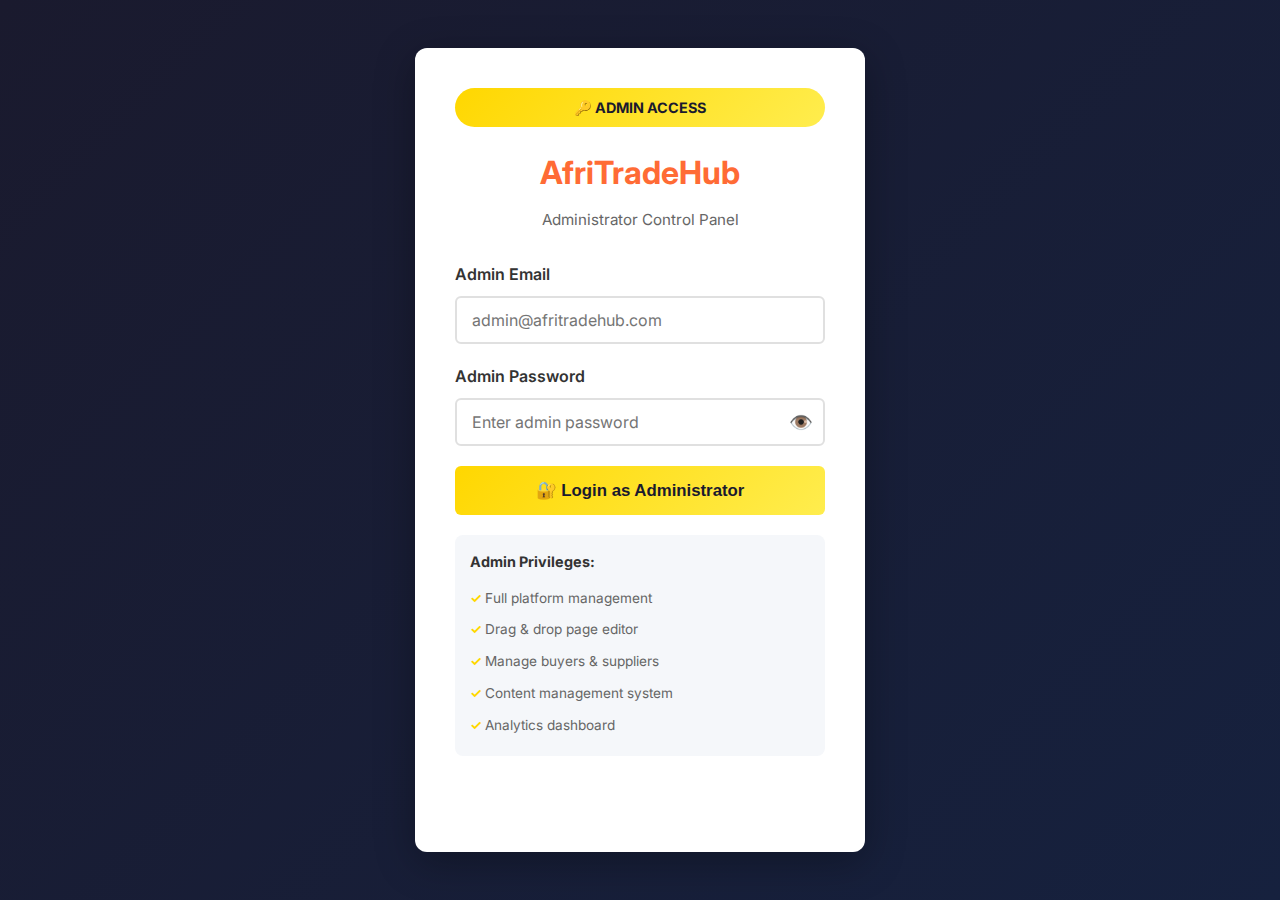
<file: admin-dashboard.html>
<!DOCTYPE html>
<html lang="en">
<head>
    <meta charset="UTF-8">
    <meta name="viewport" content="width=device-width, initial-scale=1.0">
    <title>Admin Dashboard - AfriTradeHub</title>
    <link rel="stylesheet" href="styles.css">
    <link href="https://fonts.googleapis.com/css2?family=Inter:wght@300;400;500;600;700;800&display=swap" rel="stylesheet">
    <style>
        * { margin: 0; padding: 0; box-sizing: border-box; }
        
        .admin-container {
            display: flex;
            min-height: 100vh;
            background: #f5f7fa;
        }
        
        /* Sidebar */
        .admin-sidebar {
            width: 280px;
            background: #1a1a2e;
            color: white;
            position: fixed;
            height: 100vh;
            overflow-y: auto;
        }
        
        .admin-logo {
            padding: 25px 20px;
            border-bottom: 1px solid rgba(255,255,255,0.1);
        }
        
        .admin-logo h2 {
            color: #ffd700;
            font-size: 1.3rem;
        }
        
        .admin-logo p {
            font-size: 0.8rem;
            color: #999;
            margin-top: 5px;
        }
        
        .admin-nav {
            padding: 20px 0;
        }
        
        .admin-nav-item {
            padding: 15px 20px;
            cursor: pointer;
            transition: all 0.3s;
            border-left: 3px solid transparent;
            display: flex;
            align-items: center;
            gap: 12px;
        }
        
        .admin-nav-item:hover,
        .admin-nav-item.active {
            background: rgba(255,215,0,0.1);
            border-left-color: #ffd700;
        }
        
        .admin-nav-item .icon {
            font-size: 1.3rem;
        }
        
        /* Main Content */
        .admin-main {
            margin-left: 280px;
            flex: 1;
            padding: 0;
        }
        
        .admin-header {
            background: white;
            padding: 20px 30px;
            box-shadow: 0 2px 8px rgba(0,0,0,0.1);
            display: flex;
            justify-content: space-between;
            align-items: center;
        }
        
        .admin-header h1 {
            color: #333;
            font-size: 1.8rem;
        }
        
        .admin-user {
            display: flex;
            align-items: center;
            gap: 15px;
        }
        
        .admin-avatar {
            width: 45px;
            height: 45px;
            border-radius: 50%;
            background: linear-gradient(135deg, #ffd700 0%, #ffed4e 100%);
            display: flex;
            align-items: center;
            justify-content: center;
            font-weight: 700;
            color: #1a1a2e;
        }
        
        .btn-logout {
            padding: 10px 20px;
            background: #ff6b35;
            color: white;
            border: none;
            border-radius: 6px;
            cursor: pointer;
            font-weight: 600;
        }
        
        .admin-content {
            padding: 30px;
        }
        
        /* Dashboard Cards */
        .stats-grid {
            display: grid;
            grid-template-columns: repeat(auto-fit, minmax(250px, 1fr));
            gap: 20px;
            margin-bottom: 30px;
        }
        
        .stat-card {
            background: white;
            padding: 25px;
            border-radius: 12px;
            box-shadow: 0 2px 8px rgba(0,0,0,0.1);
            border-left: 4px solid;
        }
        
        .stat-card.blue { border-left-color: #667eea; }
        .stat-card.green { border-left-color: #28a745; }
        .stat-card.orange { border-left-color: #ff6b35; }
        .stat-card.purple { border-left-color: #764ba2; }
        
        .stat-card .icon {
            font-size: 2.5rem;
            margin-bottom: 10px;
        }
        
        .stat-card .value {
            font-size: 2rem;
            font-weight: 700;
            color: #333;
        }
        
        .stat-card .label {
            color: #666;
            font-size: 0.95rem;
        }
        
        /* Quick Actions */
        .quick-actions {
            display: grid;
            grid-template-columns: repeat(auto-fit, minmax(200px, 1fr));
            gap: 15px;
            margin-bottom: 30px;
        }
        
        .action-btn {
            padding: 20px;
            background: white;
            border: 2px solid #e0e0e0;
            border-radius: 10px;
            cursor: pointer;
            transition: all 0.3s;
            text-align: center;
        }
        
        .action-btn:hover {
            border-color: #ff6b35;
            transform: translateY(-3px);
            box-shadow: 0 6px 20px rgba(0,0,0,0.1);
        }
        
        .action-btn .icon {
            font-size: 2.5rem;
            margin-bottom: 10px;
        }
        
        .action-btn h3 {
            font-size: 1rem;
            color: #333;
        }
        
        /* Content Sections */
        .content-section {
            display: none;
        }
        
        .content-section.active {
            display: block;
        }
        
        .section-header {
            background: white;
            padding: 20px;
            border-radius: 10px;
            margin-bottom: 20px;
            display: flex;
            justify-content: space-between;
            align-items: center;
        }
        
        .btn-primary {
            padding: 12px 24px;
            background: #ff6b35;
            color: white;
            border: none;
            border-radius: 6px;
            cursor: pointer;
            font-weight: 600;
        }
        
        .btn-secondary {
            padding: 12px 24px;
            background: #667eea;
            color: white;
            border: none;
            border-radius: 6px;
            cursor: pointer;
            font-weight: 600;
        }
        
        /* Tables */
        .data-table {
            background: white;
            border-radius: 10px;
            overflow: hidden;
        }
        
        table {
            width: 100%;
            border-collapse: collapse;
        }
        
        thead {
            background: #f5f7fa;
        }
        
        th, td {
            padding: 15px;
            text-align: left;
            border-bottom: 1px solid #e0e0e0;
        }
        
        th {
            font-weight: 600;
            color: #333;
        }
        
        tbody tr:hover {
            background: #f5f7fa;
        }
        
        .status-badge {
            padding: 5px 12px;
            border-radius: 12px;
            font-size: 0.85rem;
            font-weight: 600;
        }
        
        .status-active {
            background: #d4edda;
            color: #155724;
        }
        
        .status-pending {
            background: #fff3cd;
            color: #856404;
        }
        
        .table-actions {
            display: flex;
            gap: 10px;
        }
        
        .btn-edit, .btn-delete, .btn-view {
            padding: 5px 12px;
            border: none;
            border-radius: 4px;
            cursor: pointer;
            font-size: 0.85rem;
        }
        
        .btn-edit {
            background: #667eea;
            color: white;
        }
        
        .btn-view {
            background: #28a745;
            color: white;
        }
        
        .btn-delete {
            background: #dc3545;
            color: white;
        }
        
        /* Drag and Drop Editor */
        .editor-container {
            background: white;
            border-radius: 10px;
            padding: 20px;
            min-height: 500px;
        }
        
        .editor-toolbar {
            background: #f5f7fa;
            padding: 15px;
            border-radius: 8px;
            margin-bottom: 20px;
            display: flex;
            gap: 10px;
            flex-wrap: wrap;
        }
        
        .editor-tool {
            padding: 10px 15px;
            background: white;
            border: 2px dashed #ccc;
            border-radius: 6px;
            cursor: move;
            font-size: 0.9rem;
        }
        
        .editor-tool:hover {
            border-color: #ff6b35;
            background: #fff5f2;
        }
        
        .drop-zone {
            min-height: 400px;
            border: 2px dashed #ccc;
            border-radius: 8px;
            padding: 20px;
        }
        
        .drop-zone.drag-over {
            border-color: #ff6b35;
            background: #fff5f2;
        }
        
        .dropped-element {
            padding: 15px;
            margin: 10px 0;
            background: white;
            border: 1px solid #e0e0e0;
            border-radius: 6px;
            cursor: move;
            position: relative;
        }
        
        .dropped-element:hover {
            border-color: #ff6b35;
        }
        
        .element-controls {
            position: absolute;
            top: 10px;
            right: 10px;
            display: flex;
            gap: 5px;
        }
        
        .element-controls button {
            padding: 5px 10px;
            background: #ff6b35;
            color: white;
            border: none;
            border-radius: 4px;
            cursor: pointer;
            font-size: 0.8rem;
        }
    </style>
</head>
<body>
    <div class="admin-container">
        <!-- Sidebar -->
        <div class="admin-sidebar">
            <div class="admin-logo">
                <h2>🔑 Admin Panel</h2>
                <p>AfriTradeHub</p>
            </div>
            
            <div class="admin-nav">
                <div class="admin-nav-item active" onclick="showSection('dashboard')">
                    <span class="icon">📊</span>
                    <span>Dashboard</span>
                </div>
                <div class="admin-nav-item" onclick="showSection('buyers')">
                    <span class="icon">🛒</span>
                    <span>Buyers Management</span>
                </div>
                <div class="admin-nav-item" onclick="showSection('suppliers')">
                    <span class="icon">🏭</span>
                    <span>Suppliers Management</span>
                </div>
                <div class="admin-nav-item" onclick="showSection('products')">
                    <span class="icon">📦</span>
                    <span>Products Management</span>
                </div>
                <div class="admin-nav-item" onclick="showSection('editor')">
                    <span class="icon">✏️</span>
                    <span>Page Editor (Drag & Drop)</span>
                </div>
                <div class="admin-nav-item" onclick="showSection('analytics')">
                    <span class="icon">📈</span>
                    <span>Analytics</span>
                </div>
                <div class="admin-nav-item" onclick="showSection('settings')">
                    <span class="icon">⚙️</span>
                    <span>Settings</span>
                </div>
            </div>
        </div>
        
        <!-- Main Content -->
        <div class="admin-main">
            <div class="admin-header">
                <h1 id="pageTitle">Dashboard Overview</h1>
                <div class="admin-user">
                    <div>
                        <div style="font-weight: 600;">Administrator</div>
                        <div style="font-size: 0.85rem; color: #666;" id="adminEmail">admin@afritradehub.com</div>
                    </div>
                    <div class="admin-avatar">A</div>
                    <button class="btn-logout" onclick="logout()">Logout</button>
                </div>
            </div>
            
            <div class="admin-content">
                <!-- Dashboard Section -->
                <div id="dashboard" class="content-section active">
                    <div class="stats-grid">
                        <div class="stat-card blue">
                            <div class="icon">👥</div>
                            <div class="value">1,234</div>
                            <div class="label">Total Users</div>
                        </div>
                        <div class="stat-card green">
                            <div class="icon">🏭</div>
                            <div class="value">567</div>
                            <div class="label">Active Suppliers</div>
                        </div>
                        <div class="stat-card orange">
                            <div class="icon">📦</div>
                            <div class="value">8,901</div>
                            <div class="label">Total Products</div>
                        </div>
                        <div class="stat-card purple">
                            <div class="icon">💰</div>
                            <div class="value">$2.5M</div>
                            <div class="label">Revenue (MTD)</div>
                        </div>
                    </div>
                    
                    <h2 style="margin-bottom: 15px;">Quick Actions</h2>
                    <div class="quick-actions">
                        <div class="action-btn" onclick="showSection('buyers')">
                            <div class="icon">🛒</div>
                            <h3>Manage Buyers</h3>
                        </div>
                        <div class="action-btn" onclick="showSection('suppliers')">
                            <div class="icon">🏭</div>
                            <h3>Manage Suppliers</h3>
                        </div>
                        <div class="action-btn" onclick="showSection('products')">
                            <div class="icon">📦</div>
                            <h3>Manage Products</h3>
                        </div>
                        <div class="action-btn" onclick="showSection('editor')">
                            <div class="icon">✏️</div>
                            <h3>Page Editor</h3>
                        </div>
                        <div class="action-btn" onclick="window.open('index.html', '_blank')">
                            <div class="icon">🌐</div>
                            <h3>View Website</h3>
                        </div>
                    </div>
                </div>
                
                <!-- Buyers Management Section -->
                <div id="buyers" class="content-section">
                    <div class="section-header">
                        <h2>Buyers Management</h2>
                        <button class="btn-primary" onclick="alert('Add New Buyer - Feature coming soon!')">+ Add New Buyer</button>
                    </div>
                    
                    <div class="data-table">
                        <table>
                            <thead>
                                <tr>
                                    <th>ID</th>
                                    <th>Name</th>
                                    <th>Company</th>
                                    <th>Email</th>
                                    <th>Status</th>
                                    <th>Actions</th>
                                </tr>
                            </thead>
                            <tbody>
                                <tr>
                                    <td>#001</td>
                                    <td>John Doe</td>
                                    <td>ABC Trading Ltd</td>
                                    <td>john@abctrading.com</td>
                                    <td><span class="status-badge status-active">Active</span></td>
                                    <td class="table-actions">
                                        <button class="btn-view" onclick="alert('View buyer details')">View</button>
                                        <button class="btn-edit" onclick="alert('Edit buyer')">Edit</button>
                                        <button class="btn-delete" onclick="confirm('Delete this buyer?')">Delete</button>
                                    </td>
                                </tr>
                                <tr>
                                    <td>#002</td>
                                    <td>Jane Smith</td>
                                    <td>Global Imports Co</td>
                                    <td>jane@globalimports.com</td>
                                    <td><span class="status-badge status-active">Active</span></td>
                                    <td class="table-actions">
                                        <button class="btn-view" onclick="alert('View buyer details')">View</button>
                                        <button class="btn-edit" onclick="alert('Edit buyer')">Edit</button>
                                        <button class="btn-delete" onclick="confirm('Delete this buyer?')">Delete</button>
                                    </td>
                                </tr>
                            </tbody>
                        </table>
                    </div>
                </div>
                
                <!-- Suppliers Management Section -->
                <div id="suppliers" class="content-section">
                    <div class="section-header">
                        <h2>Suppliers Management</h2>
                        <button class="btn-primary" onclick="alert('Add New Supplier - Feature coming soon!')">+ Add New Supplier</button>
                    </div>
                    
                    <div class="data-table">
                        <table>
                            <thead>
                                <tr>
                                    <th>ID</th>
                                    <th>Company Name</th>
                                    <th>Country</th>
                                    <th>Products</th>
                                    <th>Status</th>
                                    <th>Actions</th>
                                </tr>
                            </thead>
                            <tbody>
                                <tr>
                                    <td>#S001</td>
                                    <td>Nigerian Exports Ltd</td>
                                    <td>🇳🇬 Nigeria</td>
                                    <td>2,345</td>
                                    <td><span class="status-badge status-active">Verified</span></td>
                                    <td class="table-actions">
                                        <button class="btn-view" onclick="window.open('supplier.html', '_blank')">View</button>
                                        <button class="btn-edit" onclick="alert('Edit supplier')">Edit</button>
                                        <button class="btn-delete" onclick="confirm('Delete this supplier?')">Delete</button>
                                    </td>
                                </tr>
                                <tr>
                                    <td>#S002</td>
                                    <td>Ethiopian Coffee Co</td>
                                    <td>🇪🇹 Ethiopia</td>
                                    <td>156</td>
                                    <td><span class="status-badge status-active">Verified</span></td>
                                    <td class="table-actions">
                                        <button class="btn-view" onclick="window.open('supplier.html', '_blank')">View</button>
                                        <button class="btn-edit" onclick="alert('Edit supplier')">Edit</button>
                                        <button class="btn-delete" onclick="confirm('Delete this supplier?')">Delete</button>
                                    </td>
                                </tr>
                                <tr>
                                    <td>#S003</td>
                                    <td>Moroccan Artisans Guild</td>
                                    <td>🇲🇦 Morocco</td>
                                    <td>890</td>
                                    <td><span class="status-badge status-pending">Pending</span></td>
                                    <td class="table-actions">
                                        <button class="btn-view" onclick="window.open('supplier.html', '_blank')">View</button>
                                        <button class="btn-edit" onclick="alert('Edit supplier')">Edit</button>
                                        <button class="btn-delete" onclick="confirm('Delete this supplier?')">Delete</button>
                                    </td>
                                </tr>
                            </tbody>
                        </table>
                    </div>
                </div>
                
                <!-- Products Management Section -->
                <div id="products" class="content-section">
                    <div class="section-header">
                        <h2>Products Management</h2>
                        <button class="btn-primary" onclick="alert('Add New Product - Feature coming soon!')">+ Add New Product</button>
                    </div>
                    
                    <div class="data-table">
                        <table>
                            <thead>
                                <tr>
                                    <th>ID</th>
                                    <th>Product Name</th>
                                    <th>Supplier</th>
                                    <th>Price Range</th>
                                    <th>Status</th>
                                    <th>Actions</th>
                                </tr>
                            </thead>
                            <tbody>
                                <tr>
                                    <td>#P001</td>
                                    <td>Premium Coffee Beans</td>
                                    <td>Kenya Coffee Exports Ltd</td>
                                    <td>$2.50 - $4.00/kg</td>
                                    <td><span class="status-badge status-active">Active</span></td>
                                    <td class="table-actions">
                                        <button class="btn-view" onclick="window.open('product-detail.html', '_blank')">View</button>
                                        <button class="btn-edit" onclick="alert('Edit product')">Edit</button>
                                        <button class="btn-delete" onclick="confirm('Delete this product?')">Delete</button>
                                    </td>
                                </tr>
                                <tr>
                                    <td>#P002</td>
                                    <td>Organic Shea Butter</td>
                                    <td>Ghana Natural Products</td>
                                    <td>$8.00 - $12.00/kg</td>
                                    <td><span class="status-badge status-active">Active</span></td>
                                    <td class="table-actions">
                                        <button class="btn-view" onclick="window.open('product-detail.html', '_blank')">View</button>
                                        <button class="btn-edit" onclick="alert('Edit product')">Edit</button>
                                        <button class="btn-delete" onclick="confirm('Delete this product?')">Delete</button>
                                    </td>
                                </tr>
                            </tbody>
                        </table>
                    </div>
                </div>
                
                <!-- Page Editor Section -->
                <div id="editor" class="content-section">
                    <div class="section-header">
                        <h2>Drag & Drop Page Editor</h2>
                        <div style="display: flex; gap: 10px;">
                            <button class="btn-secondary" onclick="savePageChanges()">💾 Save Changes</button>
                            <button class="btn-primary" onclick="window.open('index.html', '_blank')">🌐 Preview Live</button>
                        </div>
                    </div>
                    
                    <div class="editor-container">
                        <h3 style="margin-bottom: 15px;">Available Components (Drag to add)</h3>
                        <div class="editor-toolbar">
                            <div class="editor-tool" draggable="true" ondragstart="drag(event)" data-type="heading">
                                📝 Heading
                            </div>
                            <div class="editor-tool" draggable="true" ondragstart="drag(event)" data-type="paragraph">
                                📄 Paragraph
                            </div>
                            <div class="editor-tool" draggable="true" ondragstart="drag(event)" data-type="button">
                                🔘 Button
                            </div>
                            <div class="editor-tool" draggable="true" ondragstart="drag(event)" data-type="image">
                                🖼️ Image
                            </div>
                            <div class="editor-tool" draggable="true" ondragstart="drag(event)" data-type="product-card">
                                📦 Product Card
                            </div>
                            <div class="editor-tool" draggable="true" ondragstart="drag(event)" data-type="supplier-card">
                                🏭 Supplier Card
                            </div>
                        </div>
                        
                        <h3 style="margin: 20px 0 10px;">Drop Zone (Build your page here)</h3>
                        <div class="drop-zone" ondrop="drop(event)" ondragover="allowDrop(event)">
                            <p style="text-align: center; color: #999; padding: 40px;">Drag components here to build your page</p>
                        </div>
                    </div>
                </div>
                
                <!-- Analytics Section -->
                <div id="analytics" class="content-section">
                    <div class="section-header">
                        <h2>Analytics & Reports</h2>
                    </div>
                    <div style="background: white; padding: 40px; border-radius: 10px; text-align: center;">
                        <h3 style="margin-bottom: 20px;">📈 Analytics Dashboard</h3>
                        <p style="color: #666; margin-bottom: 20px;">Comprehensive analytics and reporting features coming soon!</p>
                        <div style="display: grid; grid-template-columns: repeat(auto-fit, minmax(200px, 1fr)); gap: 20px; margin-top: 30px;">
                            <div style="padding: 20px; background: #f5f7fa; border-radius: 8px;">
                                <h4>User Growth</h4>
                                <p style="font-size: 2rem; font-weight: 700; color: #667eea;">+23%</p>
                            </div>
                            <div style="padding: 20px; background: #f5f7fa; border-radius: 8px;">
                                <h4>Revenue</h4>
                                <p style="font-size: 2rem; font-weight: 700; color: #28a745;">+45%</p>
                            </div>
                            <div style="padding: 20px; background: #f5f7fa; border-radius: 8px;">
                                <h4>Products</h4>
                                <p style="font-size: 2rem; font-weight: 700; color: #ff6b35;">+67%</p>
                            </div>
                        </div>
                    </div>
                </div>
                
                <!-- Settings Section -->
                <div id="settings" class="content-section">
                    <div class="section-header">
                        <h2>Platform Settings</h2>
                        <button class="btn-primary" onclick="alert('Settings saved!')">💾 Save Settings</button>
                    </div>
                    <div style="background: white; padding: 30px; border-radius: 10px;">
                        <h3 style="margin-bottom: 20px;">General Settings</h3>
                        <div style="display: grid; gap: 20px;">
                            <div>
                                <label style="display: block; margin-bottom: 8px; font-weight: 600;">Platform Name</label>
                                <input type="text" value="AfriTradeHub" style="width: 100%; padding: 12px; border: 1px solid #e0e0e0; border-radius: 6px;">
                            </div>
                            <div>
                                <label style="display: block; margin-bottom: 8px; font-weight: 600;">Contact Email</label>
                                <input type="email" value="contact@afritradehub.com" style="width: 100%; padding: 12px; border: 1px solid #e0e0e0; border-radius: 6px;">
                            </div>
                            <div>
                                <label style="display: block; margin-bottom: 8px; font-weight: 600;">Maintenance Mode</label>
                                <select style="width: 100%; padding: 12px; border: 1px solid #e0e0e0; border-radius: 6px;">
                                    <option>Disabled</option>
                                    <option>Enabled</option>
                                </select>
                            </div>
                        </div>
                    </div>
                </div>
            </div>
        </div>
    </div>
    
    <script>
        // Check admin authentication
        if (localStorage.getItem('isAdmin') !== 'true') {
            window.location.href = 'admin-login.html';
        }
        
        // Load admin email
        const adminEmail = localStorage.getItem('adminEmail') || 'admin@afritradehub.com';
        document.getElementById('adminEmail').textContent = adminEmail;
        
        // Show section
        function showSection(sectionId) {
            // Hide all sections
            document.querySelectorAll('.content-section').forEach(section => {
                section.classList.remove('active');
            });
            
            // Remove active class from nav items
            document.querySelectorAll('.admin-nav-item').forEach(item => {
                item.classList.remove('active');
            });
            
            // Show selected section
            document.getElementById(sectionId).classList.add('active');
            
            // Update nav
            event.currentTarget.classList.add('active');
            
            // Update page title
            const titles = {
                'dashboard': 'Dashboard Overview',
                'buyers': 'Buyers Management',
                'suppliers': 'Suppliers Management',
                'products': 'Products Management',
                'editor': 'Page Editor',
                'analytics': 'Analytics & Reports',
                'settings': 'Platform Settings'
            };
            document.getElementById('pageTitle').textContent = titles[sectionId];
        }
        
        // Logout function
        function logout() {
            if (confirm('Are you sure you want to logout?')) {
                localStorage.removeItem('isAdmin');
                localStorage.removeItem('adminEmail');
                localStorage.removeItem('adminName');
                window.location.href = 'admin-login.html';
            }
        }
        
        // Drag and Drop functionality
        function allowDrop(ev) {
            ev.preventDefault();
            ev.currentTarget.classList.add('drag-over');
        }
        
        function drag(ev) {
            const type = ev.target.getAttribute('data-type');
            ev.dataTransfer.setData('type', type);
        }
        
        function drop(ev) {
            ev.preventDefault();
            ev.currentTarget.classList.remove('drag-over');
            
            const type = ev.dataTransfer.getData('type');
            const dropZone = ev.currentTarget;
            
            // Remove placeholder if exists
            const placeholder = dropZone.querySelector('p');
            if (placeholder) placeholder.remove();
            
            // Create element based on type
            const element = createEditableElement(type);
            dropZone.appendChild(element);
        }
        
        function createEditableElement(type) {
            const div = document.createElement('div');
            div.className = 'dropped-element';
            div.setAttribute('draggable', 'true');
            div.ondragstart = drag;
            
            const controls = document.createElement('div');
            controls.className = 'element-controls';
            controls.innerHTML = `
                <button onclick="editElement(this)">Edit</button>
                <button onclick="this.closest('.dropped-element').remove()">Delete</button>
            `;
            
            let content = '';
            switch(type) {
                case 'heading':
                    content = '<h2 contenteditable="true">Your Heading Here</h2>';
                    break;
                case 'paragraph':
                    content = '<p contenteditable="true">Your paragraph text here. Double-click to edit.</p>';
                    break;
                case 'button':
                    content = '<button class="btn-primary" contenteditable="true">Click Me</button>';
                    break;
                case 'image':
                    content = '<img src="https://via.placeholder.com/400x200/667eea/ffffff?text=Image" style="width: 100%; border-radius: 8px;">';
                    break;
                case 'product-card':
                    content = `
                        <div style="border: 1px solid #e0e0e0; padding: 15px; border-radius: 8px;">
                            <h3 contenteditable="true">Product Name</h3>
                            <p contenteditable="true">Product description here</p>
                            <p style="font-weight: 700; color: #ff6b35;">$99.99</p>
                        </div>
                    `;
                    break;
                case 'supplier-card':
                    content = `
                        <div style="border: 1px solid #e0e0e0; padding: 15px; border-radius: 8px;">
                            <h3 contenteditable="true">Supplier Name</h3>
                            <p contenteditable="true">Company description</p>
                            <p>⭐⭐⭐⭐⭐ (4.8/5)</p>
                        </div>
                    `;
                    break;
            }
            
            div.innerHTML = content;
            div.appendChild(controls);
            
            return div;
        }
        
        function editElement(button) {
            const element = button.closest('.dropped-element');
            const editable = element.querySelector('[contenteditable]');
            if (editable) {
                editable.focus();
                alert('Click on the text to edit it directly!');
            }
        }
        
        function savePageChanges() {
            const dropZone = document.querySelector('.drop-zone');
            const html = dropZone.innerHTML;
            
            // In a real application, this would send to a server
            console.log('Saved HTML:', html);
            alert('✓ Page changes saved!\n\nIn a production environment, these changes would be saved to the database and reflected on the live site.');
        }
        
        console.log('Admin Dashboard loaded successfully!');
    </script>
</body>
</html>
</file>
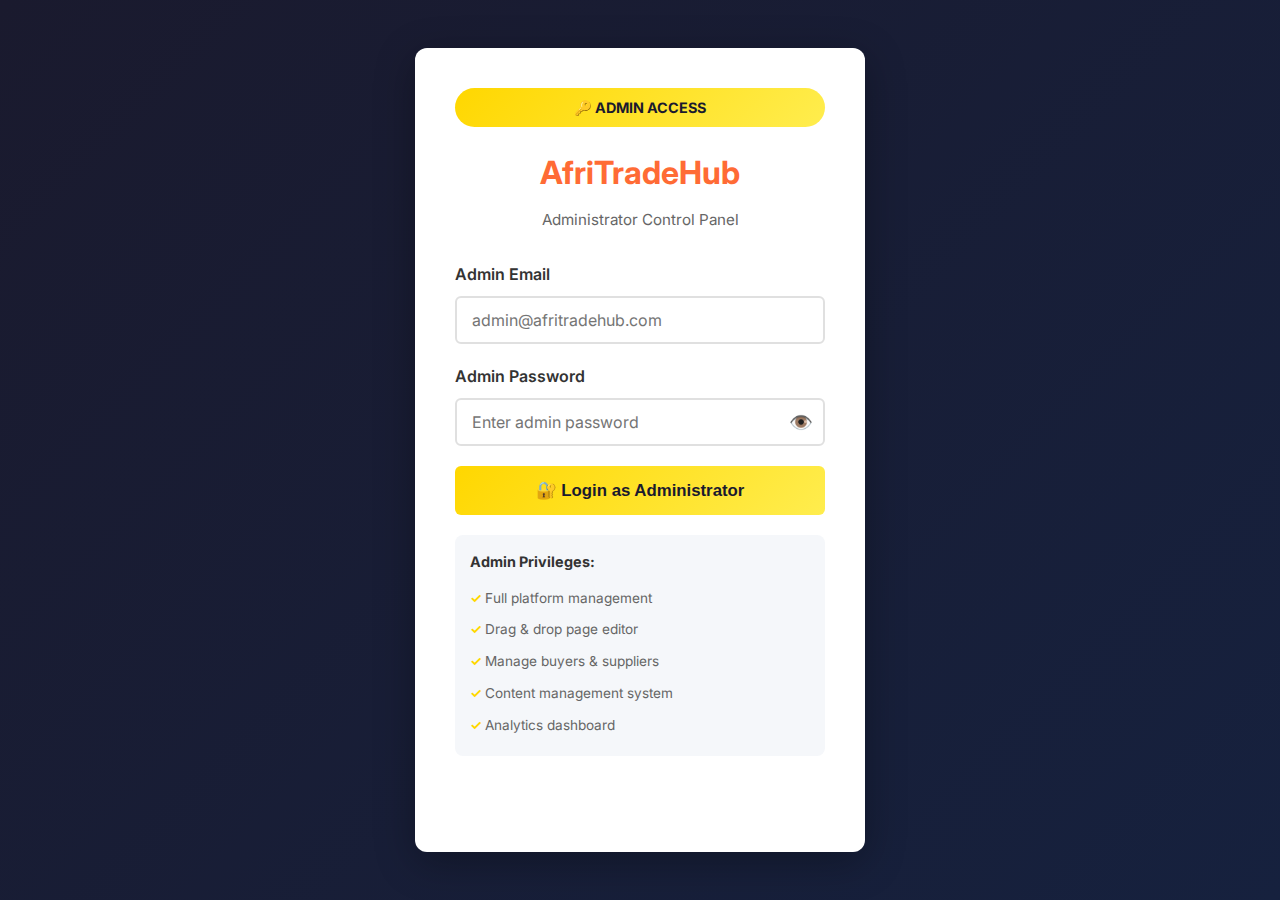
<file: admin-login.html>
<!DOCTYPE html>
<html lang="en">
<head>
    <meta charset="UTF-8">
    <meta name="viewport" content="width=device-width, initial-scale=1.0">
    <title>Admin Login - AfriTradeHub</title>
    <link rel="stylesheet" href="styles.css">
    <link href="https://fonts.googleapis.com/css2?family=Inter:wght@300;400;500;600;700;800&display=swap" rel="stylesheet">
    <style>
        .auth-container {
            min-height: 100vh;
            display: flex;
            align-items: center;
            justify-content: center;
            background: linear-gradient(135deg, #1a1a2e 0%, #16213e 100%);
            padding: 20px;
        }
        .auth-box {
            background: white;
            border-radius: 12px;
            box-shadow: 0 10px 40px rgba(0,0,0,0.3);
            padding: 40px;
            width: 100%;
            max-width: 450px;
        }
        .admin-badge {
            background: linear-gradient(135deg, #ffd700 0%, #ffed4e 100%);
            color: #1a1a2e;
            padding: 8px 20px;
            border-radius: 20px;
            font-weight: 700;
            text-align: center;
            margin-bottom: 20px;
            font-size: 0.9rem;
            display: inline-block;
            width: 100%;
        }
        .auth-header {
            text-align: center;
            margin-bottom: 30px;
        }
        .auth-header h1 {
            color: #ff6b35;
            font-size: 2rem;
            margin-bottom: 10px;
        }
        .auth-header p {
            color: #666;
            font-size: 0.95rem;
        }
        .form-group {
            margin-bottom: 20px;
        }
        .form-group label {
            display: block;
            margin-bottom: 8px;
            font-weight: 600;
            color: #333;
        }
        .form-group input {
            width: 100%;
            padding: 12px 15px;
            border: 2px solid #e0e0e0;
            border-radius: 6px;
            font-size: 1rem;
            transition: border-color 0.3s;
        }
        .form-group input:focus {
            outline: none;
            border-color: #ff6b35;
        }
        .password-toggle {
            position: relative;
        }
        .password-toggle input {
            padding-right: 45px;
        }
        .password-toggle-btn {
            position: absolute;
            right: 12px;
            top: 50%;
            transform: translateY(-50%);
            background: none;
            border: none;
            cursor: pointer;
            color: #666;
            font-size: 1.2rem;
        }
        .btn-admin-login {
            width: 100%;
            padding: 14px;
            background: linear-gradient(135deg, #ffd700 0%, #ffed4e 100%);
            color: #1a1a2e;
            border: none;
            border-radius: 6px;
            font-size: 1.05rem;
            font-weight: 700;
            cursor: pointer;
            transition: all 0.3s;
        }
        .btn-admin-login:hover {
            transform: translateY(-2px);
            box-shadow: 0 5px 15px rgba(255, 215, 0, 0.4);
        }
        .error-message {
            background: #f8d7da;
            border: 1px solid #f5c6cb;
            color: #721c24;
            padding: 12px;
            border-radius: 6px;
            margin-bottom: 20px;
            font-size: 0.9rem;
            display: none;
        }
        .back-home {
            text-align: center;
            margin-top: 20px;
        }
        .back-home a {
            color: white;
            text-decoration: none;
            font-weight: 500;
        }
        .back-home a:hover {
            text-decoration: underline;
        }
        .admin-features {
            background: #f5f7fa;
            padding: 15px;
            border-radius: 8px;
            margin-top: 20px;
        }
        .admin-features h4 {
            margin-bottom: 10px;
            color: #333;
            font-size: 0.9rem;
        }
        .admin-features ul {
            list-style: none;
            padding: 0;
            margin: 0;
        }
        .admin-features li {
            padding: 5px 0;
            color: #666;
            font-size: 0.85rem;
        }
        .admin-features li::before {
            content: "✓ ";
            color: #ffd700;
            font-weight: bold;
        }
    </style>
</head>
<body>
    <div class="auth-container">
        <div class="auth-box">
            <div class="admin-badge">🔑 ADMIN ACCESS</div>
            
            <div class="auth-header">
                <h1>AfriTradeHub</h1>
                <p>Administrator Control Panel</p>
            </div>

            <div id="errorMessage" class="error-message"></div>

            <form id="adminLoginForm">
                <div class="form-group">
                    <label for="adminEmail">Admin Email</label>
                    <input type="email" id="adminEmail" placeholder="admin@afritradehub.com" required>
                </div>

                <div class="form-group">
                    <label for="adminPassword">Admin Password</label>
                    <div class="password-toggle">
                        <input type="password" id="adminPassword" placeholder="Enter admin password" required>
                        <button type="button" class="password-toggle-btn" onclick="togglePassword()">👁️</button>
                    </div>
                </div>

                <button type="submit" class="btn-admin-login">🔐 Login as Administrator</button>
            </form>

            <div class="admin-features">
                <h4>Admin Privileges:</h4>
                <ul>
                    <li>Full platform management</li>
                    <li>Drag & drop page editor</li>
                    <li>Manage buyers & suppliers</li>
                    <li>Content management system</li>
                    <li>Analytics dashboard</li>
                </ul>
            </div>

            <div class="back-home" style="margin-top: 30px;">
                <a href="index.html">← Back to Home</a>
            </div>
        </div>
    </div>

    <script>
        // Toggle password visibility
        function togglePassword() {
            const passwordInput = document.getElementById('adminPassword');
            const toggleBtn = document.querySelector('.password-toggle-btn');
            
            if (passwordInput.type === 'password') {
                passwordInput.type = 'text';
                toggleBtn.textContent = '🙈';
            } else {
                passwordInput.type = 'password';
                toggleBtn.textContent = '👁️';
            }
        }

        // Handle admin login
        document.getElementById('adminLoginForm').addEventListener('submit', function(e) {
            e.preventDefault();
            
            const email = document.getElementById('adminEmail').value;
            const password = document.getElementById('adminPassword').value;
            
            // Hide previous errors
            document.getElementById('errorMessage').style.display = 'none';
            
            // Simple admin authentication (in production, use proper backend authentication)
            // Default credentials: admin@afritradehub.com / Admin@123
            if (email === 'admin@afritradehub.com' && password === 'Admin@123') {
                // Set admin session
                localStorage.setItem('isAdmin', 'true');
                localStorage.setItem('adminEmail', email);
                localStorage.setItem('adminName', 'Administrator');
                localStorage.setItem('isLoggedIn', 'true');
                
                // Show success and redirect
                alert('✓ Admin login successful!\n\nWelcome to the Admin Dashboard');
                window.location.href = 'admin-dashboard.html';
            } else {
                showError('Invalid admin credentials. Please try again.');
            }
        });

        function showError(message) {
            const errorDiv = document.getElementById('errorMessage');
            errorDiv.textContent = '❌ ' + message;
            errorDiv.style.display = 'block';
            
            setTimeout(() => {
                errorDiv.style.display = 'none';
            }, 5000);
        }

        // Show default credentials hint
        window.addEventListener('load', function() {
            setTimeout(() => {
                if (confirm('Demo Mode:\n\nDefault Admin Credentials:\nEmail: admin@afritradehub.com\nPassword: Admin@123\n\nWould you like to auto-fill these credentials?')) {
                    document.getElementById('adminEmail').value = 'admin@afritradehub.com';
                    document.getElementById('adminPassword').value = 'Admin@123';
                }
            }, 1000);
        });
    </script>
</body>
</html>
</file>
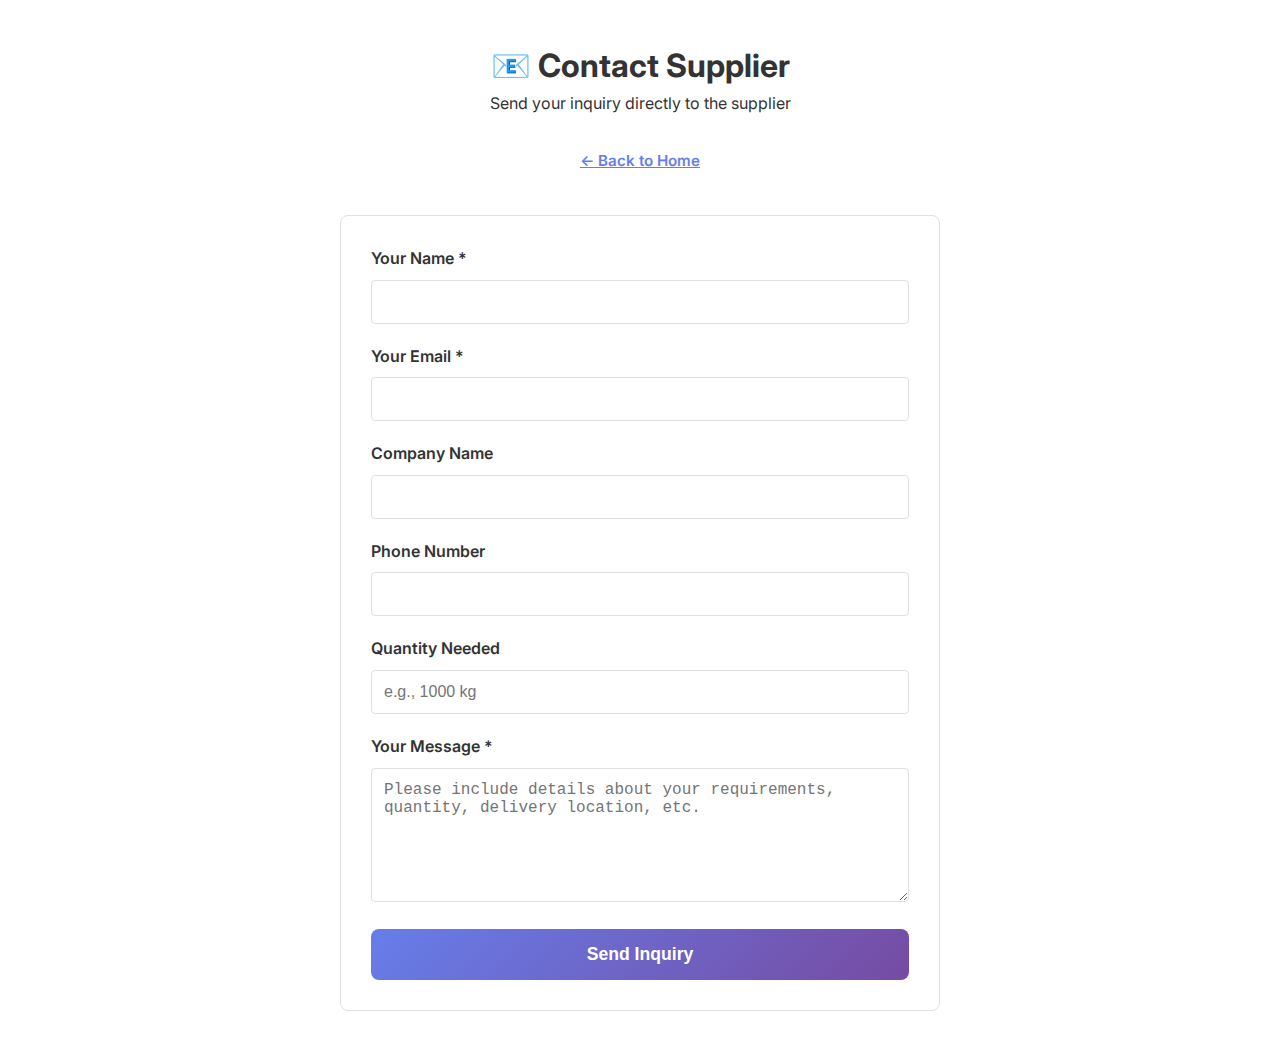
<file: contact.html>
<!DOCTYPE html>
<html lang="en">
<head>
    <meta charset="UTF-8">
    <meta name="viewport" content="width=device-width, initial-scale=1.0">
    <title>Contact Supplier - AfriTradeHub</title>
    <link rel="stylesheet" href="styles.css">
    <link href="https://fonts.googleapis.com/css2?family=Inter:wght@300;400;500;600;700;800&display=swap" rel="stylesheet">
</head>
<body>
    <div class="container" style="padding: 40px 20px;">
        <div style="text-align: center; margin-bottom: 30px;">
            <h1>📧 Contact Supplier</h1>
            <p>Send your inquiry directly to the supplier</p>
            <a href="index.html" class="btn-secondary" style="display: inline-block; margin-top: 20px;">← Back to Home</a>
        </div>
        
        <div style="max-width: 600px; margin: 0 auto; background: white; border: 1px solid #e0e0e0; border-radius: 8px; padding: 30px;">
            <form id="contactForm">
                <div style="margin-bottom: 20px;">
                    <label style="display: block; margin-bottom: 8px; font-weight: 600;">Your Name *</label>
                    <input type="text" id="name" required style="width: 100%; padding: 12px; border: 1px solid #e0e0e0; border-radius: 4px; font-size: 1rem;">
                </div>
                
                <div style="margin-bottom: 20px;">
                    <label style="display: block; margin-bottom: 8px; font-weight: 600;">Your Email *</label>
                    <input type="email" id="email" required style="width: 100%; padding: 12px; border: 1px solid #e0e0e0; border-radius: 4px; font-size: 1rem;">
                </div>
                
                <div style="margin-bottom: 20px;">
                    <label style="display: block; margin-bottom: 8px; font-weight: 600;">Company Name</label>
                    <input type="text" id="company" style="width: 100%; padding: 12px; border: 1px solid #e0e0e0; border-radius: 4px; font-size: 1rem;">
                </div>
                
                <div style="margin-bottom: 20px;">
                    <label style="display: block; margin-bottom: 8px; font-weight: 600;">Phone Number</label>
                    <input type="tel" id="phone" style="width: 100%; padding: 12px; border: 1px solid #e0e0e0; border-radius: 4px; font-size: 1rem;">
                </div>
                
                <div style="margin-bottom: 20px;">
                    <label style="display: block; margin-bottom: 8px; font-weight: 600;">Quantity Needed</label>
                    <input type="text" id="quantity" placeholder="e.g., 1000 kg" style="width: 100%; padding: 12px; border: 1px solid #e0e0e0; border-radius: 4px; font-size: 1rem;">
                </div>
                
                <div style="margin-bottom: 20px;">
                    <label style="display: block; margin-bottom: 8px; font-weight: 600;">Your Message *</label>
                    <textarea id="message" required rows="6" placeholder="Please include details about your requirements, quantity, delivery location, etc." style="width: 100%; padding: 12px; border: 1px solid #e0e0e0; border-radius: 4px; font-size: 1rem; resize: vertical;"></textarea>
                </div>
                
                <button type="submit" class="btn-primary" style="width: 100%; padding: 15px; font-size: 1.1rem;">Send Inquiry</button>
            </form>
            
            <div id="successMessage" style="display: none; margin-top: 20px; padding: 15px; background: #d4edda; border: 1px solid #c3e6cb; border-radius: 4px; color: #155724;">
                ✓ Your inquiry has been sent successfully! The supplier will contact you soon.
            </div>
        </div>
    </div>
    
    <script>
        document.getElementById('contactForm').addEventListener('submit', function(e) {
            e.preventDefault();
            
            // Get form values
            const name = document.getElementById('name').value;
            const email = document.getElementById('email').value;
            const company = document.getElementById('company').value;
            const phone = document.getElementById('phone').value;
            const quantity = document.getElementById('quantity').value;
            const message = document.getElementById('message').value;
            
            // In a real application, this would send data to a server
            console.log('Form submitted:', { name, email, company, phone, quantity, message });
            
            // Show success message
            document.getElementById('successMessage').style.display = 'block';
            this.reset();
            
            // Scroll to success message
            document.getElementById('successMessage').scrollIntoView({ behavior: 'smooth' });
        });
    </script>
</body>
</html>
</file>
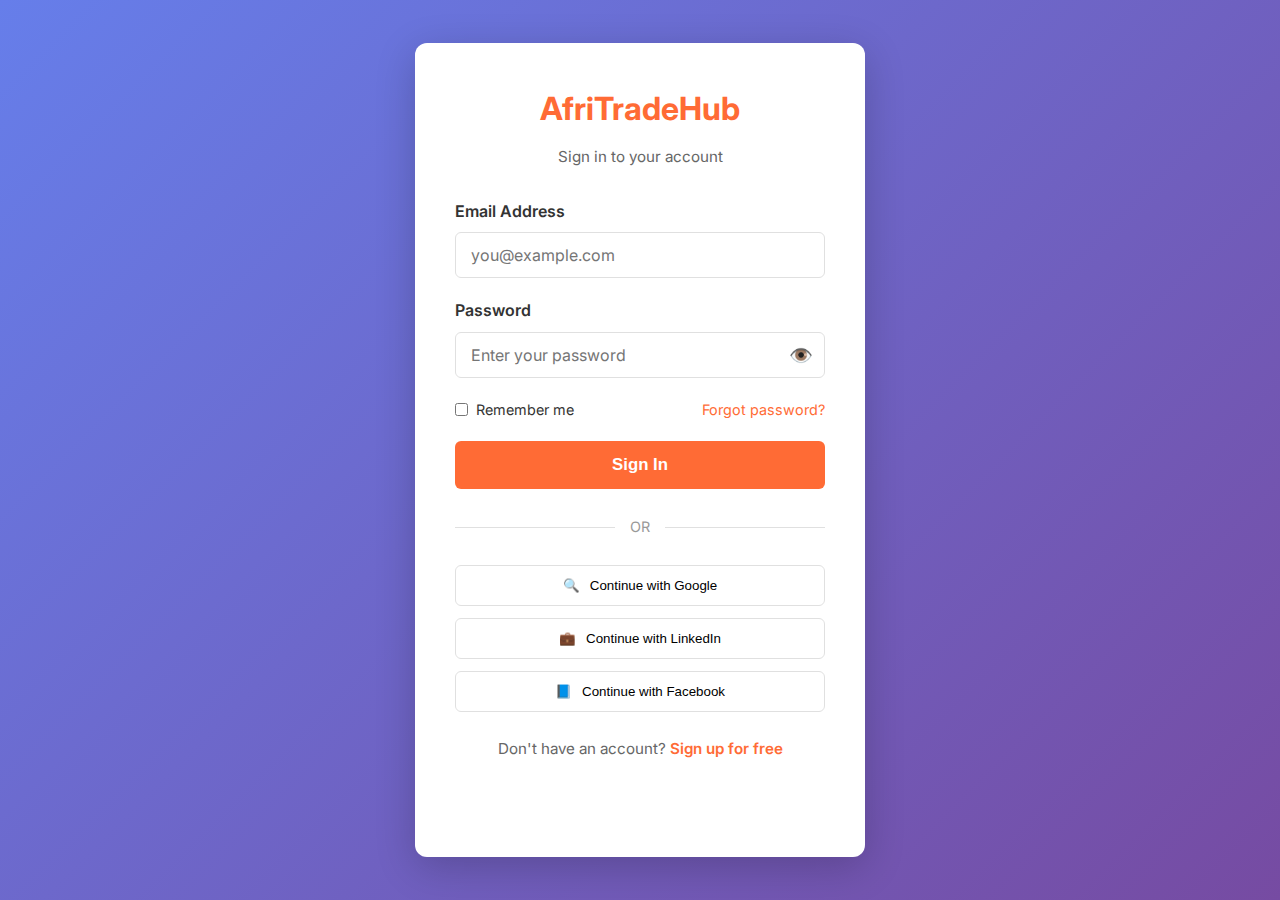
<file: dashboard.html>
<!DOCTYPE html>
<html lang="en">
<head>
    <meta charset="UTF-8">
    <meta name="viewport" content="width=device-width, initial-scale=1.0">
    <title>Dashboard - AfriTradeHub</title>
    <link rel="stylesheet" href="styles.css">
    <link href="https://fonts.googleapis.com/css2?family=Inter:wght@300;400;500;600;700;800&display=swap" rel="stylesheet">
    <style>
        .dashboard-container {
            min-height: 100vh;
            background: #f5f7fa;
        }
        .dashboard-header {
            background: white;
            box-shadow: 0 2px 8px rgba(0,0,0,0.1);
            padding: 15px 0;
        }
        .dashboard-header-content {
            display: flex;
            justify-content: space-between;
            align-items: center;
        }
        .user-info {
            display: flex;
            align-items: center;
            gap: 15px;
        }
        .user-avatar {
            width: 45px;
            height: 45px;
            border-radius: 50%;
            background: linear-gradient(135deg, #667eea 0%, #764ba2 100%);
            display: flex;
            align-items: center;
            justify-content: center;
            color: white;
            font-weight: 700;
            font-size: 1.2rem;
        }
        .dashboard-main {
            padding: 30px 0;
        }
        .welcome-banner {
            background: linear-gradient(135deg, #667eea 0%, #764ba2 100%);
            color: white;
            padding: 40px;
            border-radius: 12px;
            margin-bottom: 30px;
        }
        .stats-grid {
            display: grid;
            grid-template-columns: repeat(auto-fit, minmax(250px, 1fr));
            gap: 20px;
            margin-bottom: 30px;
        }
        .stat-card {
            background: white;
            padding: 25px;
            border-radius: 12px;
            box-shadow: 0 2px 8px rgba(0,0,0,0.1);
        }
        .stat-card .icon {
            font-size: 2.5rem;
            margin-bottom: 10px;
        }
        .stat-card .value {
            font-size: 2rem;
            font-weight: 700;
            color: #333;
            margin-bottom: 5px;
        }
        .stat-card .label {
            color: #666;
            font-size: 0.95rem;
        }
        .quick-actions {
            display: grid;
            grid-template-columns: repeat(auto-fit, minmax(280px, 1fr));
            gap: 20px;
            margin-bottom: 30px;
        }
        .action-card {
            background: white;
            padding: 25px;
            border-radius: 12px;
            box-shadow: 0 2px 8px rgba(0,0,0,0.1);
            cursor: pointer;
            transition: all 0.3s;
        }
        .action-card:hover {
            transform: translateY(-3px);
            box-shadow: 0 6px 20px rgba(0,0,0,0.15);
        }
        .action-card .icon {
            font-size: 3rem;
            margin-bottom: 15px;
        }
        .action-card h3 {
            margin-bottom: 10px;
            color: #333;
        }
        .action-card p {
            color: #666;
            font-size: 0.9rem;
        }
        .btn-logout {
            padding: 10px 24px;
            background: white;
            color: #ff6b35;
            border: 2px solid #ff6b35;
            border-radius: 6px;
            font-weight: 600;
            cursor: pointer;
        }
    </style>
</head>
<body>
    <div class="dashboard-container">
        <div class="dashboard-header">
            <div class="container">
                <div class="dashboard-header-content">
                    <div>
                        <h2 style="color: #ff6b35; margin: 0;">AfriTradeHub</h2>
                    </div>
                    <div class="user-info">
                        <div>
                            <div style="font-weight: 600;" id="userName">User</div>
                            <div style="font-size: 0.85rem; color: #666;" id="userEmail">email@example.com</div>
                        </div>
                        <div class="user-avatar" id="userAvatar">U</div>
                        <button class="btn-logout" onclick="logout()">Logout</button>
                    </div>
                </div>
            </div>
        </div>

        <div class="dashboard-main">
            <div class="container">
                <div class="welcome-banner">
                    <h1 style="margin-bottom: 10px;">Welcome back, <span id="welcomeName">User</span>! 👋</h1>
                    <p style="font-size: 1.1rem; opacity: 0.95;">Here's what's happening with your business today</p>
                </div>

                <div class="stats-grid">
                    <div class="stat-card">
                        <div class="icon">📦</div>
                        <div class="value">0</div>
                        <div class="label">Active Orders</div>
                    </div>
                    <div class="stat-card">
                        <div class="icon">💬</div>
                        <div class="value">0</div>
                        <div class="label">Messages</div>
                    </div>
                    <div class="stat-card">
                        <div class="icon">📝</div>
                        <div class="value">0</div>
                        <div class="label">Pending Quotes</div>
                    </div>
                    <div class="stat-card">
                        <div class="icon">⭐</div>
                        <div class="value">New</div>
                        <div class="label">Account Status</div>
                    </div>
                </div>

                <h2 style="margin-bottom: 20px;">Quick Actions</h2>
                <div class="quick-actions">
                    <div class="action-card" onclick="window.location.href='products.html'">
                        <div class="icon">🔍</div>
                        <h3>Browse Products</h3>
                        <p>Discover thousands of products from verified African suppliers</p>
                    </div>
                    <div class="action-card" onclick="window.location.href='rfq.html'">
                        <div class="icon">📝</div>
                        <h3>Request Quote</h3>
                        <p>Post your buying requirements and get competitive quotes</p>
                    </div>
                    <div class="action-card" onclick="window.location.href='supplier.html'">
                        <div class="icon">👥</div>
                        <h3>Find Suppliers</h3>
                        <p>Connect with verified manufacturers and wholesalers</p>
                    </div>
                    <div class="action-card" onclick="alert('Messages feature - Coming soon!')">
                        <div class="icon">💬</div>
                        <h3>Messages</h3>
                        <p>Chat with suppliers and track your conversations</p>
                    </div>
                    <div class="action-card" onclick="alert('Orders feature - Coming soon!')">
                        <div class="icon">📦</div>
                        <h3>My Orders</h3>
                        <p>Track and manage your purchase orders</p>
                    </div>
                    <div class="action-card" onclick="alert('Settings feature - Coming soon!')">
                        <div class="icon">⚙️</div>
                        <h3>Settings</h3>
                        <p>Manage your profile and account preferences</p>
                    </div>
                </div>

                <div style="background: white; padding: 30px; border-radius: 12px; margin-top: 30px;">
                    <h3 style="margin-bottom: 15px;">Getting Started</h3>
                    <ul style="line-height: 2; color: #666;">
                        <li>✓ Account created successfully</li>
                        <li>☐ Complete your company profile</li>
                        <li>☐ Upload your business verification documents</li>
                        <li>☐ Browse and contact your first supplier</li>
                        <li>☐ Submit your first RFQ (Request for Quotation)</li>
                    </ul>
                </div>
            </div>
        </div>
    </div>

    <script>
        // Check if user is logged in
        if (localStorage.getItem('isLoggedIn') !== 'true') {
            window.location.href = 'signin.html';
        }

        // Load user data
        const userName = localStorage.getItem('userName') || 'User';
        const userEmail = localStorage.getItem('userEmail') || 'email@example.com';
        const userCompany = localStorage.getItem('userCompany') || '';
        const accountType = localStorage.getItem('accountType') || 'buyer';

        // Update UI with user data
        document.getElementById('userName').textContent = userName;
        document.getElementById('userEmail').textContent = userEmail;
        document.getElementById('welcomeName').textContent = userName.split(' ')[0];
        
        // Set avatar initial
        const initials = userName.split(' ').map(n => n[0]).join('').toUpperCase();
        document.getElementById('userAvatar').textContent = initials;

        // Logout function
        function logout() {
            if (confirm('Are you sure you want to logout?')) {
                localStorage.removeItem('isLoggedIn');
                localStorage.removeItem('userName');
                localStorage.removeItem('userEmail');
                localStorage.removeItem('userCompany');
                localStorage.removeItem('accountType');
                window.location.href = 'index.html';
            }
        }

        console.log('Dashboard loaded for:', { userName, userEmail, accountType });
    </script>
</body>
</html>
</file>
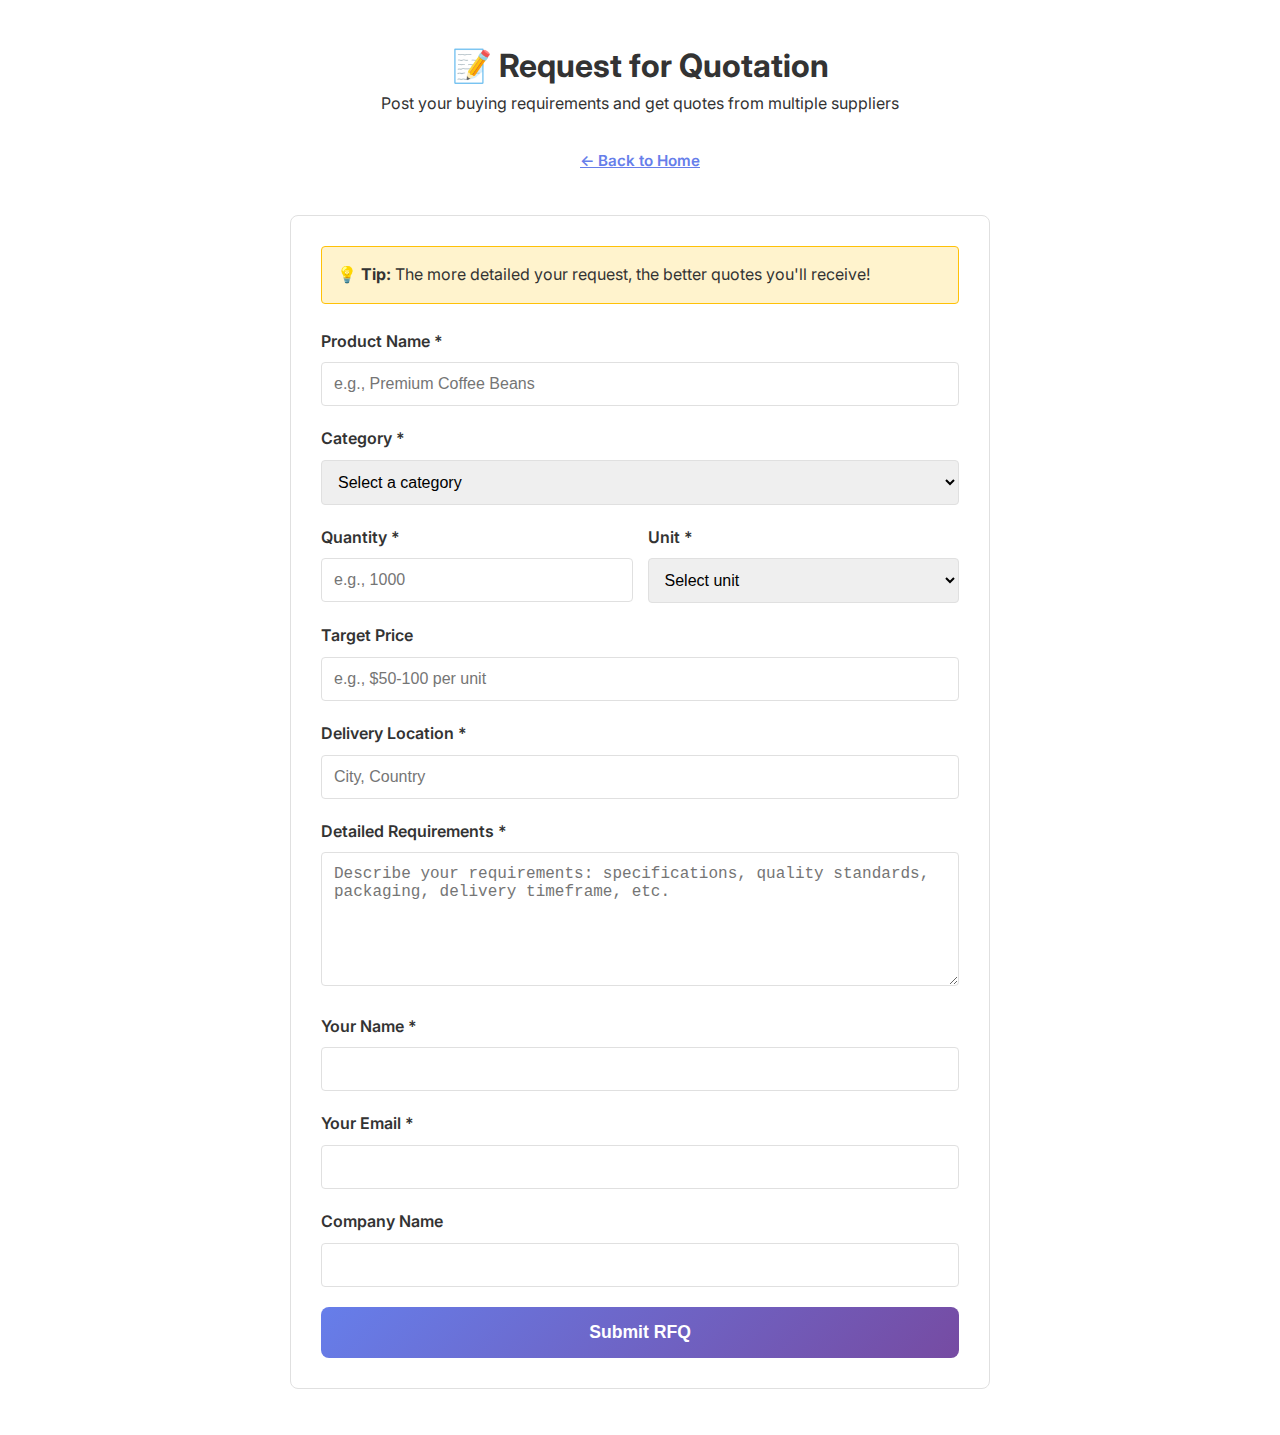
<file: rfq.html>
<!DOCTYPE html>
<html lang="en">
<head>
    <meta charset="UTF-8">
    <meta name="viewport" content="width=device-width, initial-scale=1.0">
    <title>Request for Quotation - AfriTradeHub</title>
    <link rel="stylesheet" href="styles.css">
    <link href="https://fonts.googleapis.com/css2?family=Inter:wght@300;400;500;600;700;800&display=swap" rel="stylesheet">
</head>
<body>
    <div class="container" style="padding: 40px 20px;">
        <div style="text-align: center; margin-bottom: 30px;">
            <h1>📝 Request for Quotation</h1>
            <p>Post your buying requirements and get quotes from multiple suppliers</p>
            <a href="index.html" class="btn-secondary" style="display: inline-block; margin-top: 20px;">← Back to Home</a>
        </div>
        
        <div style="max-width: 700px; margin: 0 auto; background: white; border: 1px solid #e0e0e0; border-radius: 8px; padding: 30px;">
            <div style="background: #fff3cd; border: 1px solid #ffc107; border-radius: 4px; padding: 15px; margin-bottom: 25px;">
                <strong>💡 Tip:</strong> The more detailed your request, the better quotes you'll receive!
            </div>
            
            <form id="rfqForm">
                <div style="margin-bottom: 20px;">
                    <label style="display: block; margin-bottom: 8px; font-weight: 600;">Product Name *</label>
                    <input type="text" id="productName" required placeholder="e.g., Premium Coffee Beans" style="width: 100%; padding: 12px; border: 1px solid #e0e0e0; border-radius: 4px; font-size: 1rem;">
                </div>
                
                <div style="margin-bottom: 20px;">
                    <label style="display: block; margin-bottom: 8px; font-weight: 600;">Category *</label>
                    <select id="category" required style="width: 100%; padding: 12px; border: 1px solid #e0e0e0; border-radius: 4px; font-size: 1rem;">
                        <option value="">Select a category</option>
                        <option>Agriculture & Food</option>
                        <option>Fashion & Apparel</option>
                        <option>Electronics</option>
                        <option>Construction</option>
                        <option>Machinery</option>
                        <option>Mining & Metals</option>
                        <option>Automotive</option>
                        <option>Healthcare</option>
                    </select>
                </div>
                
                <div style="display: grid; grid-template-columns: 1fr 1fr; gap: 15px; margin-bottom: 20px;">
                    <div>
                        <label style="display: block; margin-bottom: 8px; font-weight: 600;">Quantity *</label>
                        <input type="text" id="quantity" required placeholder="e.g., 1000" style="width: 100%; padding: 12px; border: 1px solid #e0e0e0; border-radius: 4px; font-size: 1rem;">
                    </div>
                    <div>
                        <label style="display: block; margin-bottom: 8px; font-weight: 600;">Unit *</label>
                        <select id="unit" required style="width: 100%; padding: 12px; border: 1px solid #e0e0e0; border-radius: 4px; font-size: 1rem;">
                            <option value="">Select unit</option>
                            <option>Pieces</option>
                            <option>Kilograms (kg)</option>
                            <option>Tons</option>
                            <option>Meters</option>
                            <option>Liters</option>
                            <option>Containers</option>
                        </select>
                    </div>
                </div>
                
                <div style="margin-bottom: 20px;">
                    <label style="display: block; margin-bottom: 8px; font-weight: 600;">Target Price</label>
                    <input type="text" id="targetPrice" placeholder="e.g., $50-100 per unit" style="width: 100%; padding: 12px; border: 1px solid #e0e0e0; border-radius: 4px; font-size: 1rem;">
                </div>
                
                <div style="margin-bottom: 20px;">
                    <label style="display: block; margin-bottom: 8px; font-weight: 600;">Delivery Location *</label>
                    <input type="text" id="location" required placeholder="City, Country" style="width: 100%; padding: 12px; border: 1px solid #e0e0e0; border-radius: 4px; font-size: 1rem;">
                </div>
                
                <div style="margin-bottom: 20px;">
                    <label style="display: block; margin-bottom: 8px; font-weight: 600;">Detailed Requirements *</label>
                    <textarea id="requirements" required rows="6" placeholder="Describe your requirements: specifications, quality standards, packaging, delivery timeframe, etc." style="width: 100%; padding: 12px; border: 1px solid #e0e0e0; border-radius: 4px; font-size: 1rem; resize: vertical;"></textarea>
                </div>
                
                <div style="margin-bottom: 20px;">
                    <label style="display: block; margin-bottom: 8px; font-weight: 600;">Your Name *</label>
                    <input type="text" id="buyerName" required style="width: 100%; padding: 12px; border: 1px solid #e0e0e0; border-radius: 4px; font-size: 1rem;">
                </div>
                
                <div style="margin-bottom: 20px;">
                    <label style="display: block; margin-bottom: 8px; font-weight: 600;">Your Email *</label>
                    <input type="email" id="buyerEmail" required style="width: 100%; padding: 12px; border: 1px solid #e0e0e0; border-radius: 4px; font-size: 1rem;">
                </div>
                
                <div style="margin-bottom: 20px;">
                    <label style="display: block; margin-bottom: 8px; font-weight: 600;">Company Name</label>
                    <input type="text" id="companyName" style="width: 100%; padding: 12px; border: 1px solid #e0e0e0; border-radius: 4px; font-size: 1rem;">
                </div>
                
                <button type="submit" class="btn-primary" style="width: 100%; padding: 15px; font-size: 1.1rem;">Submit RFQ</button>
            </form>
            
            <div id="rfqSuccess" style="display: none; margin-top: 20px; padding: 20px; background: #d4edda; border: 1px solid #c3e6cb; border-radius: 4px; color: #155724; text-align: center;">
                <h3 style="margin-bottom: 10px;">✓ RFQ Submitted Successfully!</h3>
                <p>Your request has been sent to relevant suppliers. You should start receiving quotes within 24-48 hours.</p>
                <button onclick="window.location.href='index.html'" class="btn-primary" style="margin-top: 15px;">Back to Home</button>
            </div>
        </div>
    </div>
    
    <script>
        document.getElementById('rfqForm').addEventListener('submit', function(e) {
            e.preventDefault();
            
            // Get all form values
            const formData = {
                productName: document.getElementById('productName').value,
                category: document.getElementById('category').value,
                quantity: document.getElementById('quantity').value,
                unit: document.getElementById('unit').value,
                targetPrice: document.getElementById('targetPrice').value,
                location: document.getElementById('location').value,
                requirements: document.getElementById('requirements').value,
                buyerName: document.getElementById('buyerName').value,
                buyerEmail: document.getElementById('buyerEmail').value,
                companyName: document.getElementById('companyName').value
            };
            
            // In a real application, this would send data to a server
            console.log('RFQ submitted:', formData);
            
            // Hide form and show success message
            this.style.display = 'none';
            document.getElementById('rfqSuccess').style.display = 'block';
            
            // Scroll to top
            window.scrollTo({ top: 0, behavior: 'smooth' });
        });
    </script>
</body>
</html>
</file>
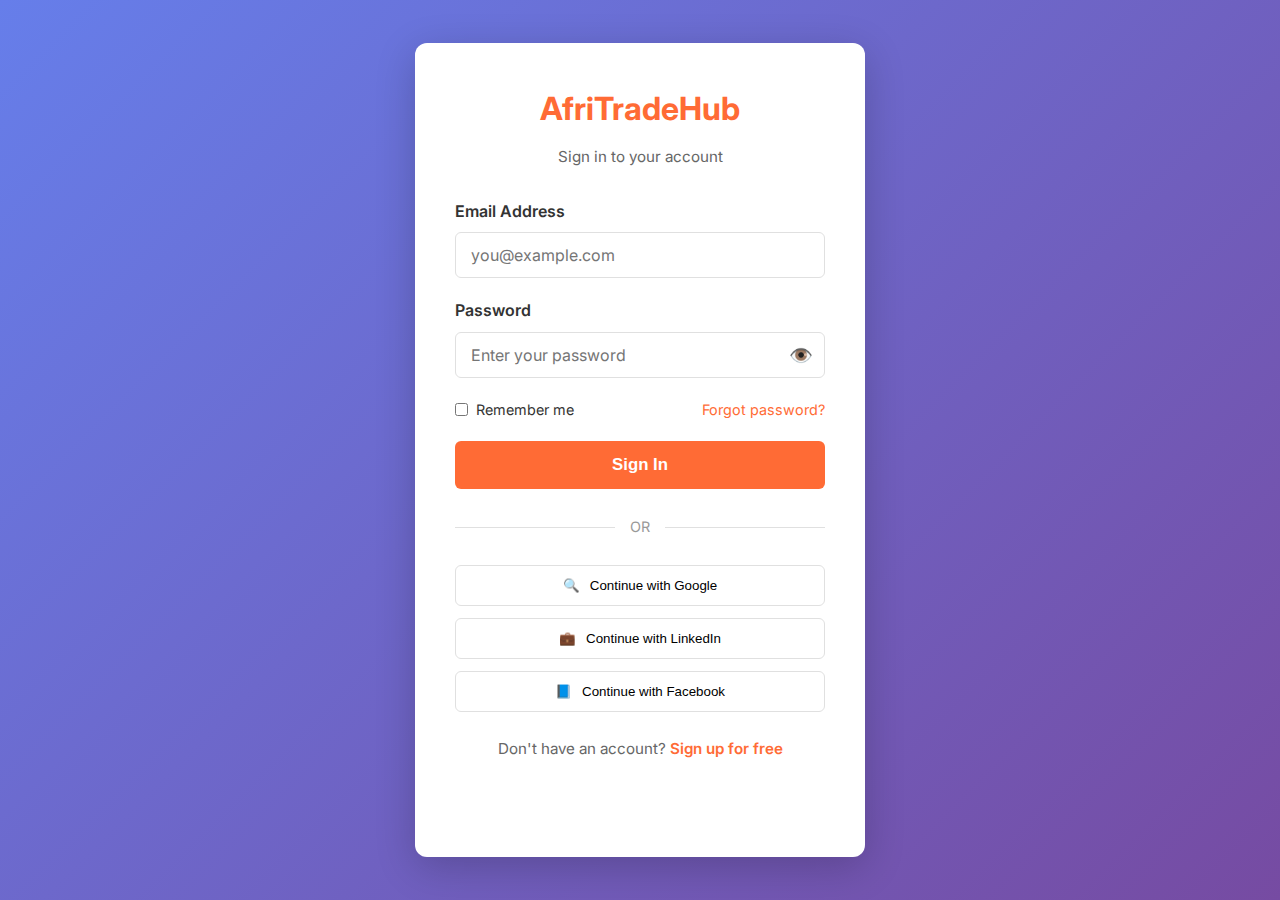
<file: signin.html>
<!DOCTYPE html>
<html lang="en">
<head>
    <meta charset="UTF-8">
    <meta name="viewport" content="width=device-width, initial-scale=1.0">
    <title>Sign In - AfriTradeHub</title>
    <link rel="stylesheet" href="styles.css">
    <link href="https://fonts.googleapis.com/css2?family=Inter:wght@300;400;500;600;700;800&display=swap" rel="stylesheet">
    <style>
        .auth-container {
            min-height: 100vh;
            display: flex;
            align-items: center;
            justify-content: center;
            background: linear-gradient(135deg, #667eea 0%, #764ba2 100%);
            padding: 20px;
        }
        .auth-box {
            background: white;
            border-radius: 12px;
            box-shadow: 0 10px 40px rgba(0,0,0,0.2);
            padding: 40px;
            width: 100%;
            max-width: 450px;
        }
        .auth-header {
            text-align: center;
            margin-bottom: 30px;
        }
        .auth-header h1 {
            color: #ff6b35;
            font-size: 2rem;
            margin-bottom: 10px;
        }
        .auth-header p {
            color: #666;
            font-size: 0.95rem;
        }
        .form-group {
            margin-bottom: 20px;
        }
        .form-group label {
            display: block;
            margin-bottom: 8px;
            font-weight: 600;
            color: #333;
        }
        .form-group input {
            width: 100%;
            padding: 12px 15px;
            border: 1px solid #e0e0e0;
            border-radius: 6px;
            font-size: 1rem;
            transition: border-color 0.3s;
        }
        .form-group input:focus {
            outline: none;
            border-color: #ff6b35;
        }
        .password-toggle {
            position: relative;
        }
        .password-toggle input {
            padding-right: 45px;
        }
        .password-toggle-btn {
            position: absolute;
            right: 12px;
            top: 50%;
            transform: translateY(-50%);
            background: none;
            border: none;
            cursor: pointer;
            color: #666;
            font-size: 1.2rem;
        }
        .remember-forgot {
            display: flex;
            justify-content: space-between;
            align-items: center;
            margin-bottom: 20px;
            font-size: 0.9rem;
        }
        .remember-me {
            display: flex;
            align-items: center;
            gap: 8px;
        }
        .remember-me input[type="checkbox"] {
            width: auto;
            cursor: pointer;
        }
        .forgot-password {
            color: #ff6b35;
            text-decoration: none;
        }
        .forgot-password:hover {
            text-decoration: underline;
        }
        .btn-signin {
            width: 100%;
            padding: 14px;
            background: #ff6b35;
            color: white;
            border: none;
            border-radius: 6px;
            font-size: 1.05rem;
            font-weight: 600;
            cursor: pointer;
            transition: background 0.3s;
        }
        .btn-signin:hover {
            background: #e55a2b;
        }
        .divider {
            text-align: center;
            margin: 25px 0;
            position: relative;
        }
        .divider::before {
            content: '';
            position: absolute;
            left: 0;
            top: 50%;
            width: 100%;
            height: 1px;
            background: #e0e0e0;
        }
        .divider span {
            background: white;
            padding: 0 15px;
            position: relative;
            color: #999;
            font-size: 0.9rem;
        }
        .social-login {
            display: flex;
            flex-direction: column;
            gap: 12px;
        }
        .social-btn {
            display: flex;
            align-items: center;
            justify-content: center;
            gap: 10px;
            padding: 12px;
            border: 1px solid #e0e0e0;
            border-radius: 6px;
            background: white;
            cursor: pointer;
            transition: all 0.3s;
            font-weight: 500;
        }
        .social-btn:hover {
            background: #f5f7fa;
            border-color: #ff6b35;
        }
        .signup-link {
            text-align: center;
            margin-top: 25px;
            color: #666;
            font-size: 0.95rem;
        }
        .signup-link a {
            color: #ff6b35;
            text-decoration: none;
            font-weight: 600;
        }
        .signup-link a:hover {
            text-decoration: underline;
        }
        .back-home {
            text-align: center;
            margin-top: 20px;
        }
        .back-home a {
            color: white;
            text-decoration: none;
            font-weight: 500;
        }
        .back-home a:hover {
            text-decoration: underline;
        }
        .error-message {
            background: #f8d7da;
            border: 1px solid #f5c6cb;
            color: #721c24;
            padding: 12px;
            border-radius: 6px;
            margin-bottom: 20px;
            font-size: 0.9rem;
            display: none;
        }
        .success-message {
            background: #d4edda;
            border: 1px solid #c3e6cb;
            color: #155724;
            padding: 12px;
            border-radius: 6px;
            margin-bottom: 20px;
            font-size: 0.9rem;
            display: none;
        }
    </style>
</head>
<body>
    <div class="auth-container">
        <div class="auth-box">
            <div class="auth-header">
                <h1>AfriTradeHub</h1>
                <p>Sign in to your account</p>
            </div>

            <div id="errorMessage" class="error-message"></div>
            <div id="successMessage" class="success-message"></div>

            <form id="signinForm">
                <div class="form-group">
                    <label for="email">Email Address</label>
                    <input type="email" id="email" name="email" placeholder="you@example.com" required>
                </div>

                <div class="form-group">
                    <label for="password">Password</label>
                    <div class="password-toggle">
                        <input type="password" id="password" name="password" placeholder="Enter your password" required>
                        <button type="button" class="password-toggle-btn" onclick="togglePassword()">👁️</button>
                    </div>
                </div>

                <div class="remember-forgot">
                    <label class="remember-me">
                        <input type="checkbox" id="rememberMe" name="rememberMe">
                        <span>Remember me</span>
                    </label>
                    <a href="forgot-password.html" class="forgot-password">Forgot password?</a>
                </div>

                <button type="submit" class="btn-signin">Sign In</button>
            </form>

            <div class="divider">
                <span>OR</span>
            </div>

            <div class="social-login">
                <button class="social-btn" onclick="socialLogin('Google')">
                    <span>🔍</span>
                    <span>Continue with Google</span>
                </button>
                <button class="social-btn" onclick="socialLogin('LinkedIn')">
                    <span>💼</span>
                    <span>Continue with LinkedIn</span>
                </button>
                <button class="social-btn" onclick="socialLogin('Facebook')">
                    <span>📘</span>
                    <span>Continue with Facebook</span>
                </button>
            </div>

            <div class="signup-link">
                Don't have an account? <a href="signup.html">Sign up for free</a>
            </div>

            <div class="back-home" style="margin-top: 30px;">
                <a href="index.html">← Back to Home</a>
            </div>
        </div>
    </div>

    <script>
        // Toggle password visibility
        function togglePassword() {
            const passwordInput = document.getElementById('password');
            const toggleBtn = document.querySelector('.password-toggle-btn');
            
            if (passwordInput.type === 'password') {
                passwordInput.type = 'text';
                toggleBtn.textContent = '🙈';
            } else {
                passwordInput.type = 'password';
                toggleBtn.textContent = '👁️';
            }
        }

        // Handle form submission
        document.getElementById('signinForm').addEventListener('submit', function(e) {
            e.preventDefault();
            
            const email = document.getElementById('email').value;
            const password = document.getElementById('password').value;
            const rememberMe = document.getElementById('rememberMe').checked;
            
            // Hide previous messages
            document.getElementById('errorMessage').style.display = 'none';
            document.getElementById('successMessage').style.display = 'none';
            
            // Simple validation
            if (!email || !password) {
                showError('Please fill in all fields');
                return;
            }
            
            // Email format validation
            const emailRegex = /^[^\s@]+@[^\s@]+\.[^\s@]+$/;
            if (!emailRegex.test(email)) {
                showError('Please enter a valid email address');
                return;
            }
            
            // In a real application, this would send data to a server
            console.log('Sign in attempt:', { email, password: '***', rememberMe });
            
            // Simulate successful login
            showSuccess('Sign in successful! Redirecting...');
            
            // Store user session (in real app, use proper authentication)
            localStorage.setItem('userEmail', email);
            localStorage.setItem('isLoggedIn', 'true');
            
            // Redirect to dashboard after 1.5 seconds
            setTimeout(() => {
                window.location.href = 'dashboard.html';
            }, 1500);
        });

        // Social login
        function socialLogin(provider) {
            alert(`Sign in with ${provider}\n\nIn a real application, this would redirect to ${provider}'s OAuth authentication.`);
            
            // Simulate successful social login
            localStorage.setItem('userEmail', `user@${provider.toLowerCase()}.com`);
            localStorage.setItem('isLoggedIn', 'true');
            localStorage.setItem('loginProvider', provider);
            
            // In production, redirect after OAuth
            // window.location.href = 'dashboard.html';
        }

        // Helper functions
        function showError(message) {
            const errorDiv = document.getElementById('errorMessage');
            errorDiv.textContent = '❌ ' + message;
            errorDiv.style.display = 'block';
            
            // Auto-hide after 5 seconds
            setTimeout(() => {
                errorDiv.style.display = 'none';
            }, 5000);
        }

        function showSuccess(message) {
            const successDiv = document.getElementById('successMessage');
            successDiv.textContent = '✓ ' + message;
            successDiv.style.display = 'block';
        }

        // Check if already logged in
        if (localStorage.getItem('isLoggedIn') === 'true') {
            const email = localStorage.getItem('userEmail');
            showSuccess(`Already logged in as ${email}. Redirecting...`);
            setTimeout(() => {
                window.location.href = 'dashboard.html';
            }, 1500);
        }
    </script>
</body>
</html>
</file>
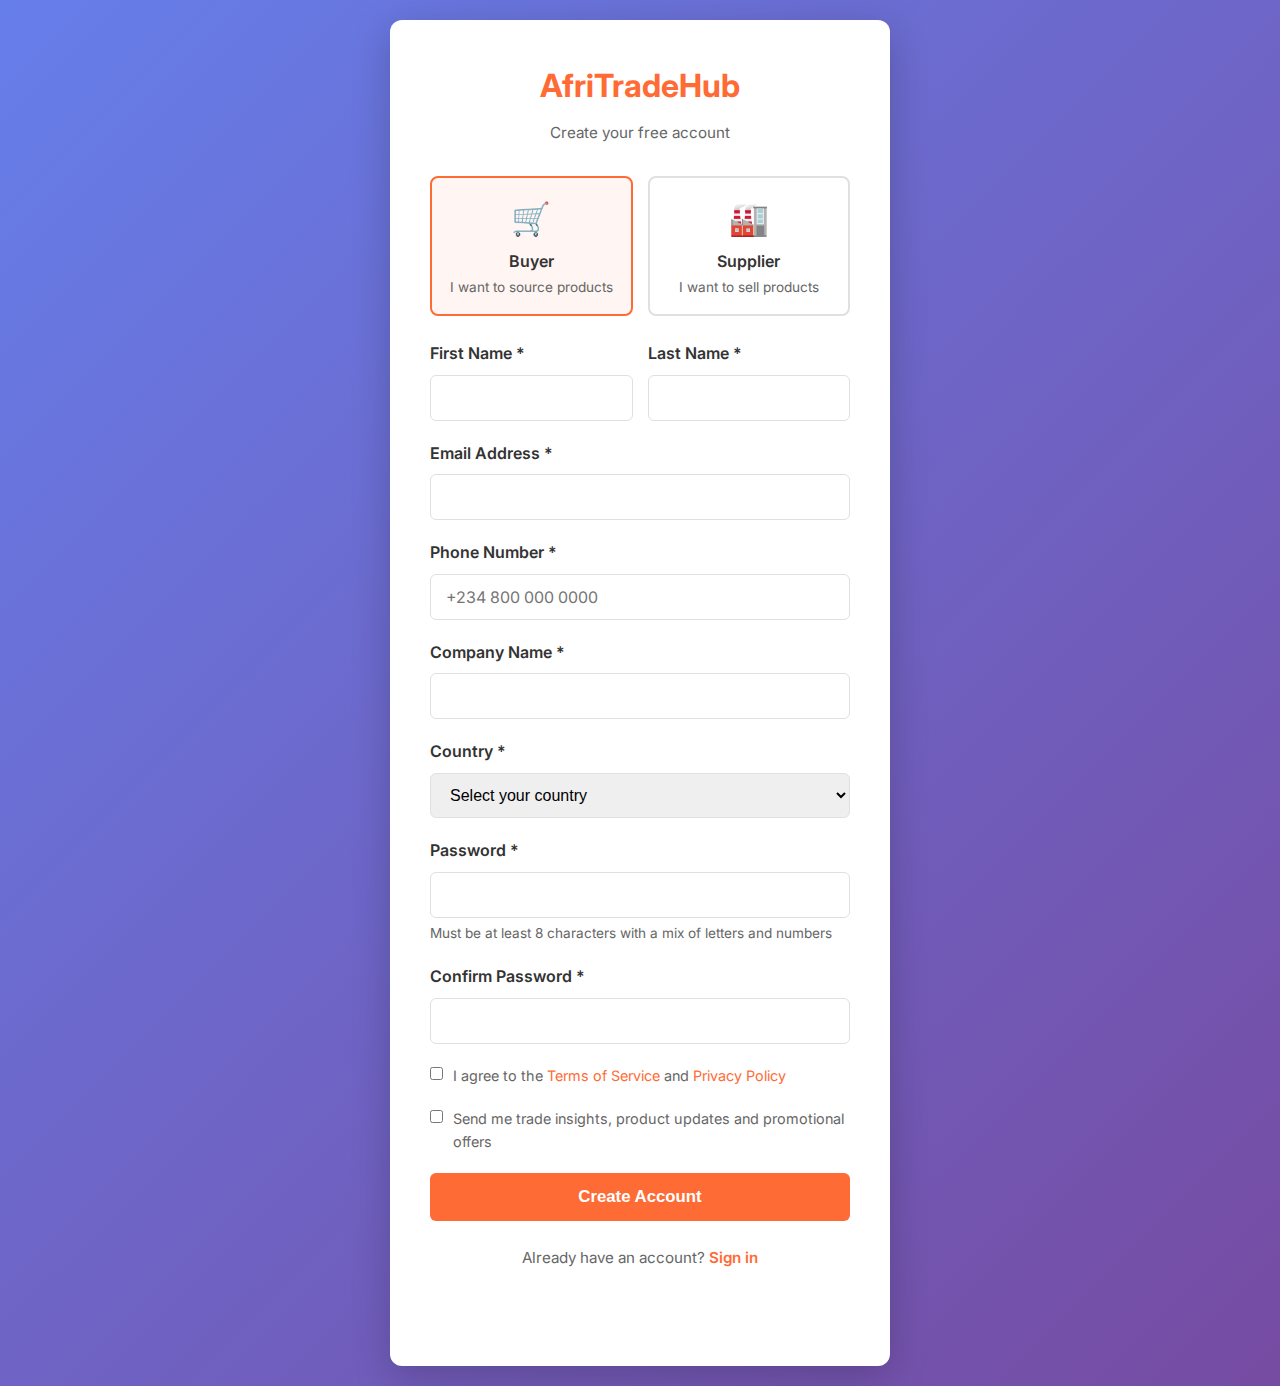
<file: signup.html>
<!DOCTYPE html>
<html lang="en">
<head>
    <meta charset="UTF-8">
    <meta name="viewport" content="width=device-width, initial-scale=1.0">
    <title>Sign Up - AfriTradeHub</title>
    <link rel="stylesheet" href="styles.css">
    <link href="https://fonts.googleapis.com/css2?family=Inter:wght@300;400;500;600;700;800&display=swap" rel="stylesheet">
    <style>
        .auth-container {
            min-height: 100vh;
            display: flex;
            align-items: center;
            justify-content: center;
            background: linear-gradient(135deg, #667eea 0%, #764ba2 100%);
            padding: 20px;
        }
        .auth-box {
            background: white;
            border-radius: 12px;
            box-shadow: 0 10px 40px rgba(0,0,0,0.2);
            padding: 40px;
            width: 100%;
            max-width: 500px;
        }
        .auth-header {
            text-align: center;
            margin-bottom: 30px;
        }
        .auth-header h1 {
            color: #ff6b35;
            font-size: 2rem;
            margin-bottom: 10px;
        }
        .auth-header p {
            color: #666;
            font-size: 0.95rem;
        }
        .account-type {
            display: grid;
            grid-template-columns: 1fr 1fr;
            gap: 15px;
            margin-bottom: 25px;
        }
        .account-type-btn {
            padding: 15px;
            border: 2px solid #e0e0e0;
            border-radius: 8px;
            background: white;
            cursor: pointer;
            transition: all 0.3s;
            text-align: center;
        }
        .account-type-btn:hover {
            border-color: #ff6b35;
            background: #fff5f2;
        }
        .account-type-btn.active {
            border-color: #ff6b35;
            background: #fff5f2;
        }
        .account-type-btn .icon {
            font-size: 2rem;
            margin-bottom: 5px;
        }
        .account-type-btn .title {
            font-weight: 600;
            color: #333;
            margin-bottom: 3px;
        }
        .account-type-btn .desc {
            font-size: 0.85rem;
            color: #666;
        }
        .form-group {
            margin-bottom: 20px;
        }
        .form-group label {
            display: block;
            margin-bottom: 8px;
            font-weight: 600;
            color: #333;
        }
        .form-group input,
        .form-group select {
            width: 100%;
            padding: 12px 15px;
            border: 1px solid #e0e0e0;
            border-radius: 6px;
            font-size: 1rem;
            transition: border-color 0.3s;
        }
        .form-group input:focus,
        .form-group select:focus {
            outline: none;
            border-color: #ff6b35;
        }
        .form-row {
            display: grid;
            grid-template-columns: 1fr 1fr;
            gap: 15px;
        }
        .password-requirements {
            font-size: 0.85rem;
            color: #666;
            margin-top: 5px;
        }
        .terms-checkbox {
            display: flex;
            align-items: flex-start;
            gap: 10px;
            margin-bottom: 20px;
        }
        .terms-checkbox input {
            margin-top: 3px;
            cursor: pointer;
        }
        .terms-checkbox label {
            font-size: 0.9rem;
            color: #666;
        }
        .terms-checkbox a {
            color: #ff6b35;
            text-decoration: none;
        }
        .terms-checkbox a:hover {
            text-decoration: underline;
        }
        .btn-signup {
            width: 100%;
            padding: 14px;
            background: #ff6b35;
            color: white;
            border: none;
            border-radius: 6px;
            font-size: 1.05rem;
            font-weight: 600;
            cursor: pointer;
            transition: background 0.3s;
        }
        .btn-signup:hover {
            background: #e55a2b;
        }
        .btn-signup:disabled {
            background: #ccc;
            cursor: not-allowed;
        }
        .signin-link {
            text-align: center;
            margin-top: 25px;
            color: #666;
            font-size: 0.95rem;
        }
        .signin-link a {
            color: #ff6b35;
            text-decoration: none;
            font-weight: 600;
        }
        .signin-link a:hover {
            text-decoration: underline;
        }
        .back-home {
            text-align: center;
            margin-top: 20px;
        }
        .back-home a {
            color: white;
            text-decoration: none;
            font-weight: 500;
        }
        .back-home a:hover {
            text-decoration: underline;
        }
        .success-message {
            background: #d4edda;
            border: 1px solid #c3e6cb;
            color: #155724;
            padding: 15px;
            border-radius: 6px;
            margin-bottom: 20px;
            text-align: center;
            display: none;
        }
        .error-message {
            background: #f8d7da;
            border: 1px solid #f5c6cb;
            color: #721c24;
            padding: 12px;
            border-radius: 6px;
            margin-bottom: 20px;
            font-size: 0.9rem;
            display: none;
        }
    </style>
</head>
<body>
    <div class="auth-container">
        <div class="auth-box">
            <div class="auth-header">
                <h1>AfriTradeHub</h1>
                <p>Create your free account</p>
            </div>

            <div id="successMessage" class="success-message"></div>
            <div id="errorMessage" class="error-message"></div>

            <div class="account-type">
                <div class="account-type-btn active" onclick="selectAccountType('buyer')">
                    <div class="icon">🛒</div>
                    <div class="title">Buyer</div>
                    <div class="desc">I want to source products</div>
                </div>
                <div class="account-type-btn" onclick="selectAccountType('supplier')">
                    <div class="icon">🏭</div>
                    <div class="title">Supplier</div>
                    <div class="desc">I want to sell products</div>
                </div>
            </div>

            <form id="signupForm">
                <input type="hidden" id="accountType" value="buyer">

                <div class="form-row">
                    <div class="form-group">
                        <label for="firstName">First Name *</label>
                        <input type="text" id="firstName" required>
                    </div>
                    <div class="form-group">
                        <label for="lastName">Last Name *</label>
                        <input type="text" id="lastName" required>
                    </div>
                </div>

                <div class="form-group">
                    <label for="email">Email Address *</label>
                    <input type="email" id="email" required>
                </div>

                <div class="form-group">
                    <label for="phone">Phone Number *</label>
                    <input type="tel" id="phone" placeholder="+234 800 000 0000" required>
                </div>

                <div class="form-group">
                    <label for="company">Company Name *</label>
                    <input type="text" id="company" required>
                </div>

                <div class="form-group">
                    <label for="country">Country *</label>
                    <select id="country" required>
                        <option value="">Select your country</option>
                        <option value="NG">🇳🇬 Nigeria</option>
                        <option value="GH">🇬🇭 Ghana</option>
                        <option value="KE">🇰🇪 Kenya</option>
                        <option value="ZA">🇿🇦 South Africa</option>
                        <option value="EG">🇪🇬 Egypt</option>
                        <option value="MA">🇲🇦 Morocco</option>
                        <option value="ET">🇪🇹 Ethiopia</option>
                        <option value="TZ">🇹🇿 Tanzania</option>
                        <option value="UG">🇺🇬 Uganda</option>
                        <option value="SN">🇸🇳 Senegal</option>
                        <option value="Other">Other African Country</option>
                    </select>
                </div>

                <div class="form-group">
                    <label for="password">Password *</label>
                    <input type="password" id="password" required>
                    <div class="password-requirements">
                        Must be at least 8 characters with a mix of letters and numbers
                    </div>
                </div>

                <div class="form-group">
                    <label for="confirmPassword">Confirm Password *</label>
                    <input type="password" id="confirmPassword" required>
                </div>

                <div class="terms-checkbox">
                    <input type="checkbox" id="terms" required>
                    <label for="terms">
                        I agree to the <a href="#">Terms of Service</a> and <a href="#">Privacy Policy</a>
                    </label>
                </div>

                <div class="terms-checkbox">
                    <input type="checkbox" id="newsletter">
                    <label for="newsletter">
                        Send me trade insights, product updates and promotional offers
                    </label>
                </div>

                <button type="submit" class="btn-signup">Create Account</button>
            </form>

            <div class="signin-link">
                Already have an account? <a href="signin.html">Sign in</a>
            </div>

            <div class="back-home" style="margin-top: 30px;">
                <a href="index.html">← Back to Home</a>
            </div>
        </div>
    </div>

    <script>
        let selectedAccountType = 'buyer';

        function selectAccountType(type) {
            selectedAccountType = type;
            document.getElementById('accountType').value = type;
            
            // Update UI
            document.querySelectorAll('.account-type-btn').forEach(btn => {
                btn.classList.remove('active');
            });
            event.currentTarget.classList.add('active');
        }

        document.getElementById('signupForm').addEventListener('submit', function(e) {
            e.preventDefault();
            
            // Get form values
            const formData = {
                accountType: document.getElementById('accountType').value,
                firstName: document.getElementById('firstName').value,
                lastName: document.getElementById('lastName').value,
                email: document.getElementById('email').value,
                phone: document.getElementById('phone').value,
                company: document.getElementById('company').value,
                country: document.getElementById('country').value,
                password: document.getElementById('password').value,
                confirmPassword: document.getElementById('confirmPassword').value,
                terms: document.getElementById('terms').checked,
                newsletter: document.getElementById('newsletter').checked
            };
            
            // Hide previous messages
            document.getElementById('errorMessage').style.display = 'none';
            document.getElementById('successMessage').style.display = 'none';
            
            // Validation
            if (formData.password !== formData.confirmPassword) {
                showError('Passwords do not match');
                return;
            }
            
            if (formData.password.length < 8) {
                showError('Password must be at least 8 characters long');
                return;
            }
            
            if (!formData.terms) {
                showError('You must agree to the Terms of Service');
                return;
            }
            
            // Email validation
            const emailRegex = /^[^\s@]+@[^\s@]+\.[^\s@]+$/;
            if (!emailRegex.test(formData.email)) {
                showError('Please enter a valid email address');
                return;
            }
            
            // In a real application, this would send data to a server
            console.log('Sign up data:', formData);
            
            // Show success message
            const successDiv = document.getElementById('successMessage');
            successDiv.innerHTML = `
                <h3 style="margin-bottom: 10px;">✓ Account Created Successfully!</h3>
                <p>Welcome to AfriTradeHub, ${formData.firstName}!</p>
                <p>Redirecting to your dashboard...</p>
            `;
            successDiv.style.display = 'block';
            
            // Store user data
            localStorage.setItem('userEmail', formData.email);
            localStorage.setItem('userName', `${formData.firstName} ${formData.lastName}`);
            localStorage.setItem('userCompany', formData.company);
            localStorage.setItem('accountType', formData.accountType);
            localStorage.setItem('isLoggedIn', 'true');
            
            // Hide form
            this.style.display = 'none';
            
            // Redirect after 2 seconds
            setTimeout(() => {
                window.location.href = 'dashboard.html';
            }, 2000);
        });

        function showError(message) {
            const errorDiv = document.getElementById('errorMessage');
            errorDiv.textContent = '❌ ' + message;
            errorDiv.style.display = 'block';
            
            // Scroll to top
            window.scrollTo({ top: 0, behavior: 'smooth' });
            
            // Auto-hide after 5 seconds
            setTimeout(() => {
                errorDiv.style.display = 'none';
            }, 5000);
        }
    </script>
</body>
</html>
</file>
<file: styles.css>
* {
    margin: 0;
    padding: 0;
    box-sizing: border-box;
}

:root {
    --primary-color: #667eea;
    --secondary-color: #764ba2;
    --dark-color: #1a1a2e;
    --light-color: #f8f9fa;
    --text-color: #333;
    --text-light: #6c757d;
    --border-color: #e9ecef;
    --success-color: #28a745;
    --gradient: linear-gradient(135deg, #667eea 0%, #764ba2 100%);
}

body {
    font-family: 'Inter', -apple-system, BlinkMacSystemFont, 'Segoe UI', Roboto, sans-serif;
    line-height: 1.6;
    color: var(--text-color);
    overflow-x: hidden;
}

.container {
    max-width: 1200px;
    margin: 0 auto;
    padding: 0 20px;
}

/* Navigation */
.navbar {
    background: #fff;
    box-shadow: 0 2px 10px rgba(0,0,0,0.1);
    position: fixed;
    width: 100%;
    top: 0;
    z-index: 1000;
    padding: 1rem 0;
}

.nav-wrapper {
    display: flex;
    justify-content: space-between;
    align-items: center;
}

.logo h2 {
    background: var(--gradient);
    -webkit-background-clip: text;
    -webkit-text-fill-color: transparent;
    background-clip: text;
    font-size: 1.5rem;
    font-weight: 700;
}

.nav-menu {
    display: flex;
    list-style: none;
    gap: 2rem;
}

.nav-menu a {
    color: var(--text-color);
    text-decoration: none;
    font-weight: 500;
    transition: color 0.3s;
}

.nav-menu a:hover {
    color: var(--primary-color);
}

.nav-buttons {
    display: flex;
    gap: 1rem;
}

.hamburger {
    display: none;
    flex-direction: column;
    cursor: pointer;
    gap: 4px;
}

.hamburger span {
    width: 25px;
    height: 3px;
    background: var(--dark-color);
    border-radius: 3px;
}

/* Buttons */
.btn-primary,
.btn-secondary,
.btn-outline {
    padding: 0.75rem 1.5rem;
    border: none;
    border-radius: 8px;
    font-weight: 600;
    cursor: pointer;
    transition: all 0.3s;
    font-size: 0.95rem;
}

.btn-primary {
    background: var(--gradient);
    color: white;
}

.btn-primary:hover {
    transform: translateY(-2px);
    box-shadow: 0 5px 15px rgba(102, 126, 234, 0.4);
}

.btn-secondary {
    background: transparent;
    color: var(--primary-color);
}

.btn-secondary:hover {
    background: var(--light-color);
}

.btn-outline {
    background: transparent;
    border: 2px solid var(--primary-color);
    color: var(--primary-color);
}

.btn-outline:hover {
    background: var(--primary-color);
    color: white;
}

.btn-large {
    padding: 1rem 2rem;
    font-size: 1.05rem;
}

/* Hero Section */
.hero {
    margin-top: 80px;
    padding: 5rem 0;
    background: linear-gradient(135deg, #f8f9fa 0%, #e9ecef 100%);
}

.hero-content {
    display: grid;
    grid-template-columns: 1fr 1fr;
    gap: 4rem;
    align-items: center;
}

.hero-text h1 {
    font-size: 3rem;
    font-weight: 700;
    line-height: 1.2;
    margin-bottom: 1.5rem;
    color: var(--dark-color);
}

.hero-text p {
    font-size: 1.2rem;
    color: var(--text-light);
    margin-bottom: 2rem;
}

.hero-buttons {
    display: flex;
    gap: 1rem;
    margin-bottom: 3rem;
}

.hero-stats {
    display: flex;
    gap: 3rem;
}

.stat h3 {
    font-size: 2rem;
    color: var(--primary-color);
    margin-bottom: 0.5rem;
}

.stat p {
    color: var(--text-light);
    font-size: 0.9rem;
}

.hero-image {
    display: flex;
    justify-content: center;
    align-items: center;
}

.hero-placeholder svg {
    width: 100%;
    height: auto;
    filter: drop-shadow(0 10px 30px rgba(0,0,0,0.1));
}

/* Features Section */
.features {
    padding: 5rem 0;
    background: white;
}

.section-header {
    text-align: center;
    margin-bottom: 4rem;
}

.section-header h2 {
    font-size: 2.5rem;
    margin-bottom: 1rem;
    color: var(--dark-color);
}

.section-header p {
    font-size: 1.1rem;
    color: var(--text-light);
}

.features-grid {
    display: grid;
    grid-template-columns: repeat(auto-fit, minmax(300px, 1fr));
    gap: 2rem;
}

.feature-card {
    padding: 2rem;
    border-radius: 12px;
    background: white;
    border: 1px solid var(--border-color);
    transition: all 0.3s;
}

.feature-card:hover {
    transform: translateY(-5px);
    box-shadow: 0 10px 30px rgba(0,0,0,0.1);
}

.feature-icon {
    font-size: 3rem;
    margin-bottom: 1rem;
}

.feature-card h3 {
    font-size: 1.3rem;
    margin-bottom: 1rem;
    color: var(--dark-color);
}

.feature-card p {
    color: var(--text-light);
    line-height: 1.7;
}

/* Solutions Section */
.solutions {
    padding: 5rem 0;
    background: var(--light-color);
}

.solutions-grid {
    display: grid;
    grid-template-columns: repeat(auto-fit, minmax(280px, 1fr));
    gap: 2rem;
}

.solution-card {
    padding: 2.5rem;
    background: white;
    border-radius: 12px;
    box-shadow: 0 5px 15px rgba(0,0,0,0.08);
    transition: all 0.3s;
}

.solution-card:hover {
    transform: translateY(-5px);
    box-shadow: 0 15px 35px rgba(0,0,0,0.15);
}

.solution-card h3 {
    font-size: 1.5rem;
    margin-bottom: 1rem;
    color: var(--dark-color);
}

.solution-card p {
    color: var(--text-light);
    margin-bottom: 1.5rem;
    line-height: 1.7;
}

.learn-more {
    color: var(--primary-color);
    text-decoration: none;
    font-weight: 600;
    transition: all 0.3s;
}

.learn-more:hover {
    color: var(--secondary-color);
}

/* Pricing Section */
.pricing {
    padding: 5rem 0;
    background: white;
}

.pricing-grid {
    display: grid;
    grid-template-columns: repeat(auto-fit, minmax(300px, 1fr));
    gap: 2rem;
    margin-top: 3rem;
}

.pricing-card {
    padding: 2.5rem;
    background: white;
    border: 2px solid var(--border-color);
    border-radius: 16px;
    text-align: center;
    position: relative;
    transition: all 0.3s;
}

.pricing-card:hover {
    transform: translateY(-5px);
    box-shadow: 0 15px 40px rgba(0,0,0,0.1);
}

.pricing-card.featured {
    border-color: var(--primary-color);
    background: linear-gradient(135deg, #f8f9fa 0%, #fff 100%);
}

.badge {
    position: absolute;
    top: -15px;
    left: 50%;
    transform: translateX(-50%);
    background: var(--gradient);
    color: white;
    padding: 0.5rem 1.5rem;
    border-radius: 20px;
    font-size: 0.85rem;
    font-weight: 600;
}

.pricing-card h3 {
    font-size: 1.5rem;
    margin-bottom: 1.5rem;
    color: var(--dark-color);
}

.price {
    margin-bottom: 2rem;
}

.currency {
    font-size: 1.5rem;
    color: var(--text-light);
}

.amount {
    font-size: 3.5rem;
    font-weight: 700;
    color: var(--dark-color);
}

.period {
    color: var(--text-light);
    font-size: 1rem;
}

.features-list {
    list-style: none;
    text-align: left;
    margin-bottom: 2rem;
}

.features-list li {
    padding: 0.75rem 0;
    color: var(--text-color);
    border-bottom: 1px solid var(--border-color);
}

.features-list li:last-child {
    border-bottom: none;
}

.pricing-card button {
    width: 100%;
}

/* Contact Section */
.contact {
    padding: 5rem 0;
    background: var(--light-color);
}

.contact-wrapper {
    display: grid;
    grid-template-columns: 1fr 1fr;
    gap: 4rem;
}

.contact-info h2 {
    font-size: 2.5rem;
    margin-bottom: 1rem;
    color: var(--dark-color);
}

.contact-info p {
    color: var(--text-light);
    margin-bottom: 2rem;
    line-height: 1.7;
}

.contact-details {
    display: flex;
    flex-direction: column;
    gap: 1.5rem;
}

.detail h4 {
    color: var(--dark-color);
    margin-bottom: 0.5rem;
}

.detail p {
    color: var(--text-light);
    margin: 0;
}

.contact-form {
    background: white;
    padding: 2.5rem;
    border-radius: 12px;
    box-shadow: 0 5px 20px rgba(0,0,0,0.08);
}

.form-group {
    margin-bottom: 1.5rem;
}

.form-group input,
.form-group textarea {
    width: 100%;
    padding: 1rem;
    border: 1px solid var(--border-color);
    border-radius: 8px;
    font-family: 'Inter', sans-serif;
    font-size: 1rem;
    transition: border-color 0.3s;
}

.form-group input:focus,
.form-group textarea:focus {
    outline: none;
    border-color: var(--primary-color);
}

.contact-form button {
    width: 100%;
}

/* Footer */
.footer {
    background: var(--dark-color);
    color: white;
    padding: 3rem 0 1rem;
}

.footer-content {
    display: grid;
    grid-template-columns: 2fr 1fr 1fr 1fr;
    gap: 2rem;
    margin-bottom: 2rem;
}

.footer-section h3 {
    margin-bottom: 1rem;
    font-size: 1.3rem;
}

.footer-section h4 {
    margin-bottom: 1rem;
    color: var(--primary-color);
}

.footer-section p {
    color: #adb5bd;
    line-height: 1.7;
}

.footer-section ul {
    list-style: none;
}

.footer-section ul li {
    margin-bottom: 0.75rem;
}

.footer-section ul li a {
    color: #adb5bd;
    text-decoration: none;
    transition: color 0.3s;
}

.footer-section ul li a:hover {
    color: var(--primary-color);
}

.footer-bottom {
    padding-top: 2rem;
    border-top: 1px solid rgba(255,255,255,0.1);
    display: flex;
    justify-content: space-between;
    align-items: center;
}

.footer-bottom p {
    color: #adb5bd;
}

.footer-links {
    display: flex;
    gap: 2rem;
}

.footer-links a {
    color: #adb5bd;
    text-decoration: none;
    transition: color 0.3s;
}

.footer-links a:hover {
    color: var(--primary-color);
}

/* Responsive Design */
@media (max-width: 968px) {
    .nav-menu {
        display: none;
    }

    .hamburger {
        display: flex;
    }

    .hero-content {
        grid-template-columns: 1fr;
        text-align: center;
    }

    .hero-text h1 {
        font-size: 2.5rem;
    }

    .hero-buttons {
        justify-content: center;
    }

    .hero-stats {
        justify-content: center;
    }

    .contact-wrapper {
        grid-template-columns: 1fr;
    }

    .footer-content {
        grid-template-columns: 1fr 1fr;
    }

    .footer-bottom {
        flex-direction: column;
        gap: 1rem;
        text-align: center;
    }
}

@media (max-width: 640px) {
    .hero-text h1 {
        font-size: 2rem;
    }

    .hero-text p {
        font-size: 1rem;
    }

    .hero-buttons {
        flex-direction: column;
    }

    .hero-stats {
        flex-direction: column;
        gap: 1.5rem;
    }

    .section-header h2 {
        font-size: 2rem;
    }

    .nav-buttons {
        display: none;
    }

    .footer-content {
        grid-template-columns: 1fr;
    }

    .footer-links {
        flex-direction: column;
        gap: 0.75rem;
    }
}
</file>
